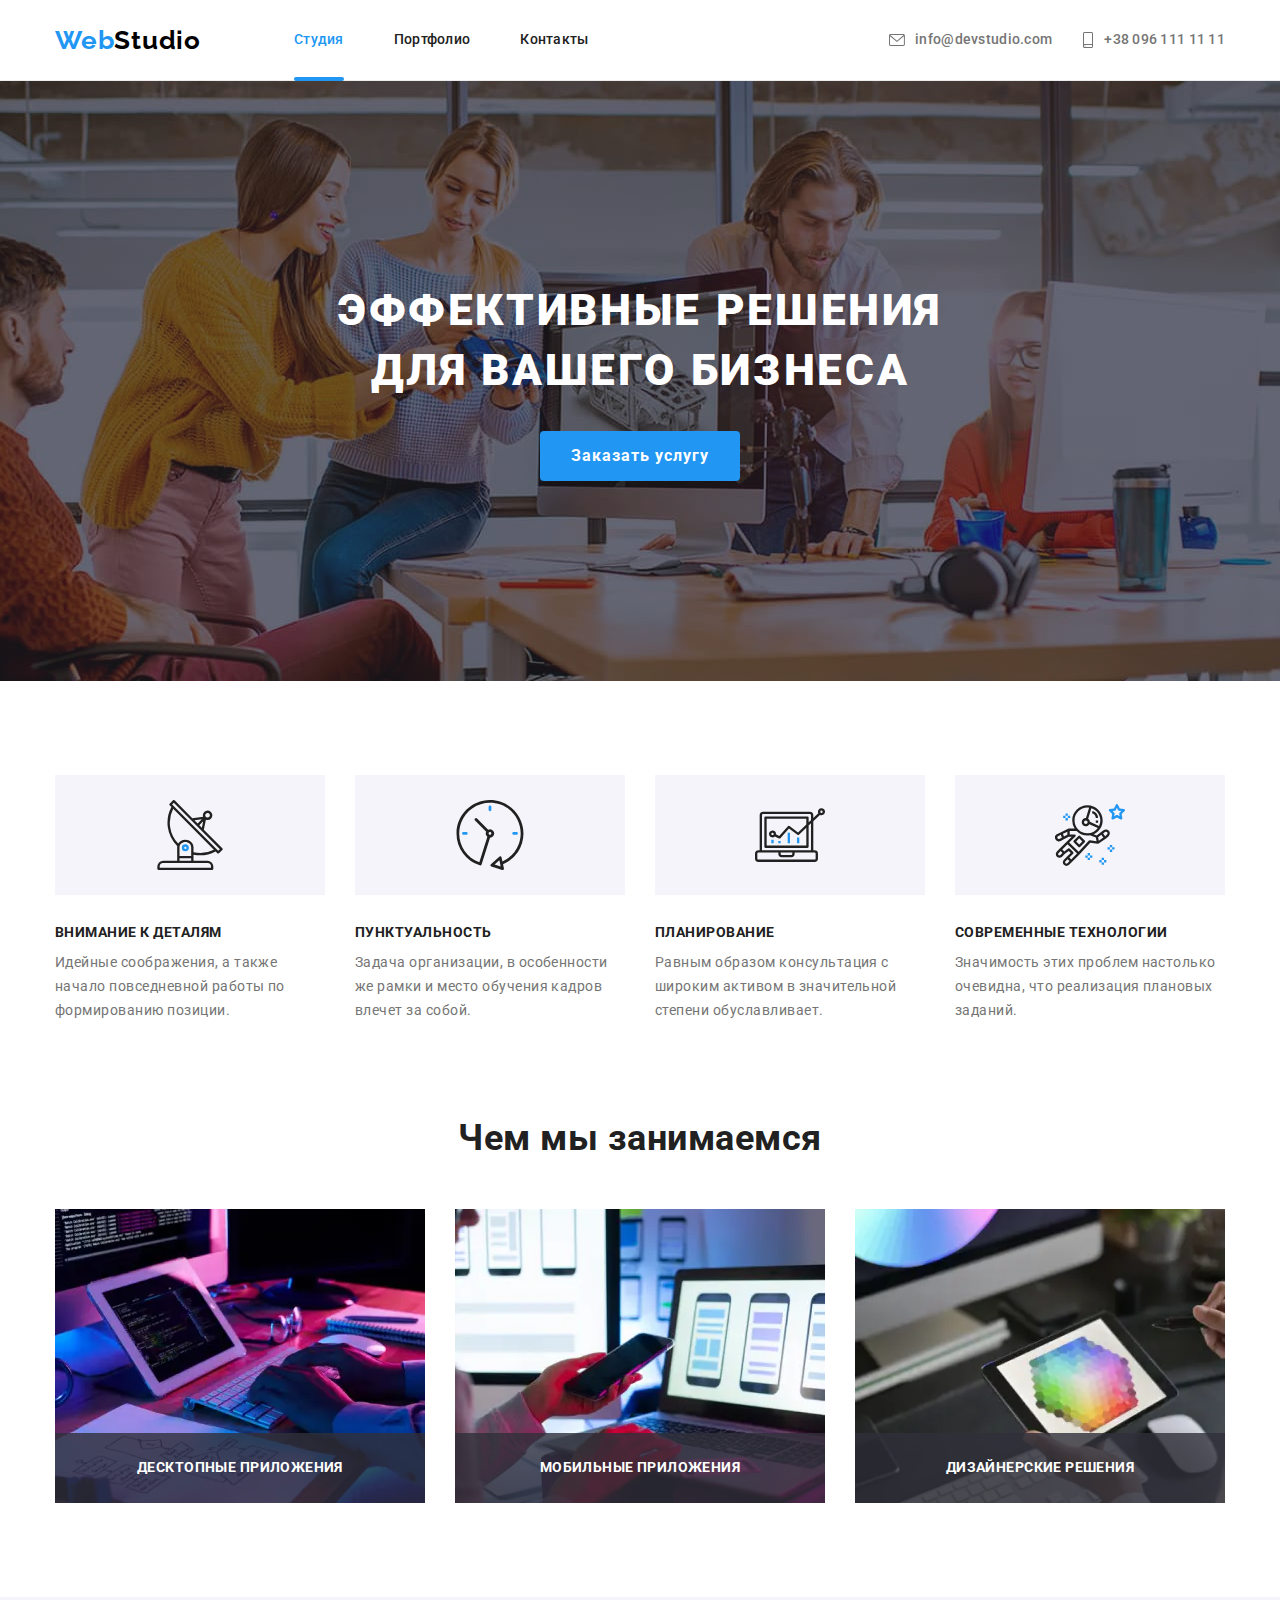
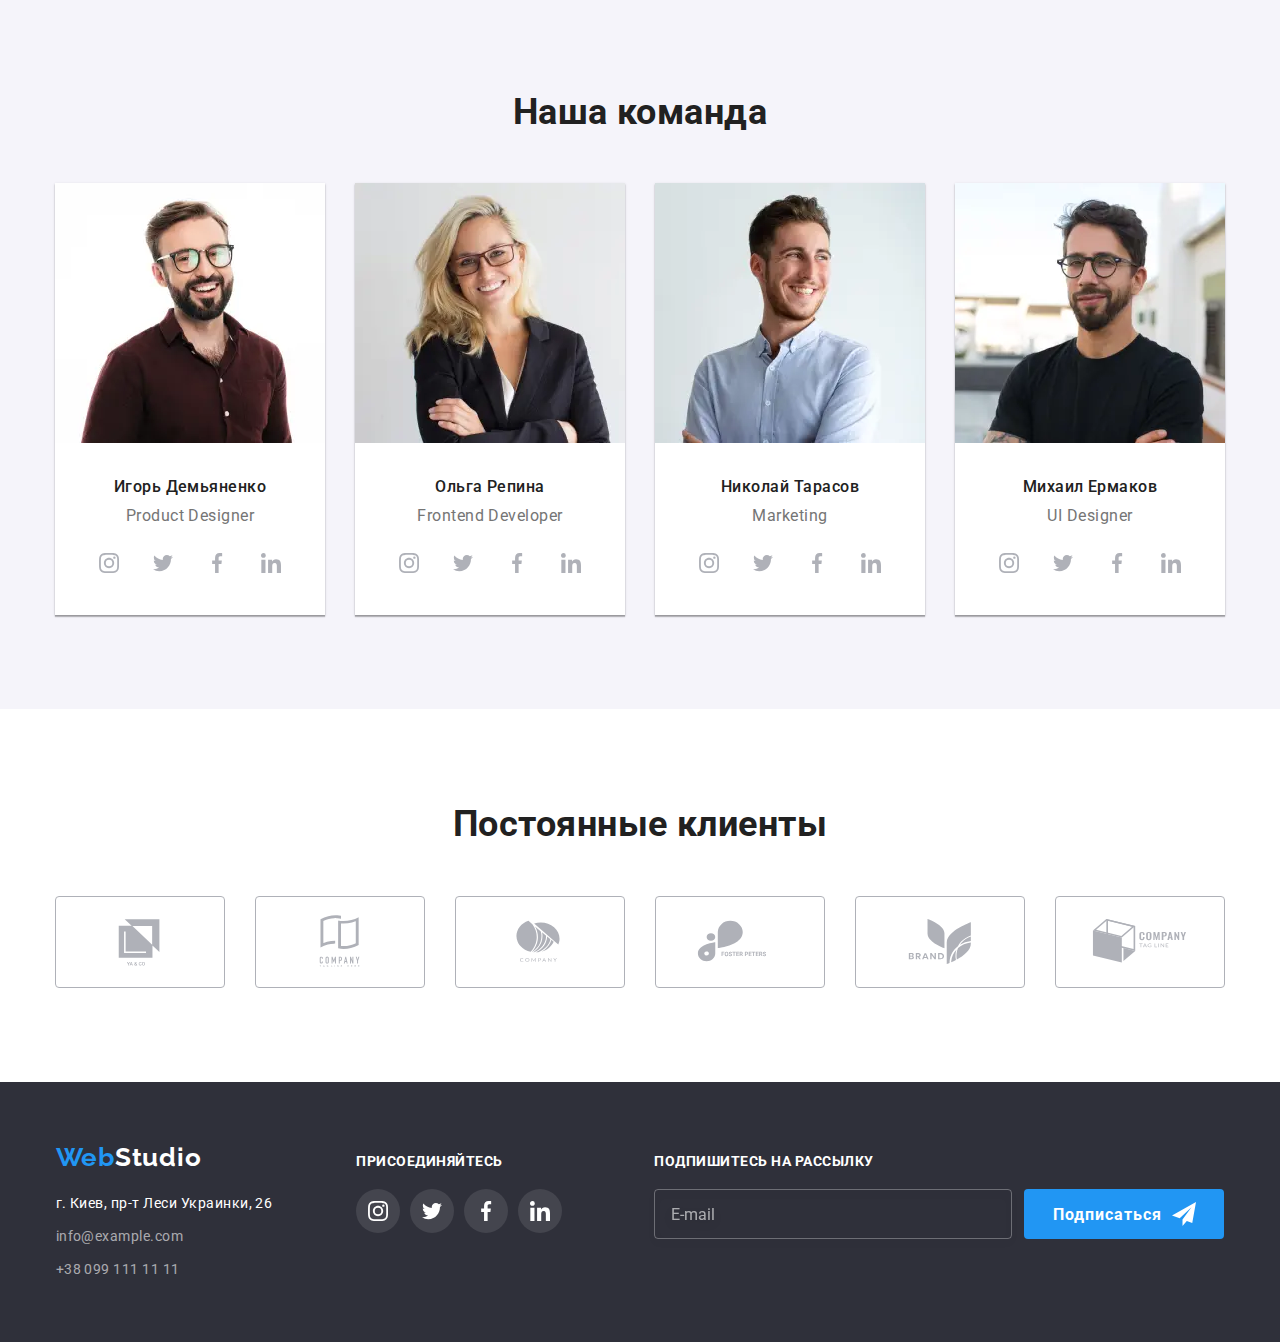
<file: index.html>
<!DOCTYPE html>
<html lang="ru">
<head>
    <meta charset="UTF-8">
    <meta http-equiv="X-UA-Compatible" content="IE=edge">
    <meta name="viewport" content="width=device-width, initial-scale=1.0">
    <title>WebStudio</title>
    <link rel="preconnect" href="https://fonts.googleapis.com">
    <link rel="preconnect" href="https://fonts.gstatic.com" crossorigin>
        <link href="https://fonts.googleapis.com/css2?family=Raleway:wght@700&family=Roboto:wght@400;500;700;900&display=swap"
        rel="stylesheet">
    <link rel="stylesheet" href="https://cdnjs.cloudflare.com/ajax/libs/modern-normalize/1.0.0/modern-normalize.min.css" />
    <link rel="stylesheet" href="./css/main.min.css">
</head>
<body data-body>
    <header class="header">
        <div class="conteiner header__conteiner">
            <nav class="nav">
                <a href="./index.html" class="logo link">Web<span class="logo--black">Studio</span></a>
                <ul class="nav__list list">
                    <li class="nav__item"><a href="./index.html" class="link nav__link nav__link--current">Студия</a></li>
                    <li class="nav__item"><a href="./portfolio.html" class="link nav__link">Портфолио</a></li>
                    <li class="nav__item"><a href="" class="link nav__link">Контакты</a></li>
                </ul>
            </nav>
            <ul class="contacts list">
                <li class="contacts__item">
                    <a href="mailto:info@devstudio.com" class="contacts__link link contacts__link--padding-top">
                        <svg class="contacts__icon icon__envelope">
                            <use href="./images/icons.svg#envelope"></use>
                        </svg>info@devstudio.com</a>
                </li>
                <li class="contacts__item">
                    <a href="tel:+380961111111" class="contacts__link link contacts__link--padding-bottom">
                        <svg class="contacts__icon icon__smartphone">
                            <use href="./images/icons.svg#smartphone"></use>
                        </svg>+38 096 111 11 11
                    </a>
                </li>
            </ul>
            <button data-menu-open type="button" class="header_menu-btn">
                <svg class="header_menu-icon">
                    <use href="./images/icons.svg#menu-mobile"></use>
                </svg>
            </button>
        </div>
    </header>
    <main>
        <section class="hero">
            <div class="conteiner">
                <h1 class="hero__title">Эффективные решения для вашего бизнеса</h1>
                <button data-modal-open type="button" class="hero__button">
                    Заказать услугу
                </button>
            </div>
        </section>
        <section class="section">
            <div class="conteiner">
                <ul class="list features__list">
                <li class="features__item">
                    <div class="features__box">
                        <svg class="features__icon">
                            <use href="./images/icons.svg#antenna"></use>
                        </svg>
                    </div>
                    <h3 class="features__title">Внимание к деталям</h3>
                    <p class="features__text">
                        Идейные соображения, а также начало повседневной работы по формированию позиции.
                    </p>
                </li>
                <li class="features__item">
                    <div class="features__box">
                        <svg class="features__icon">
                            <use href="./images/icons.svg#clock"></use>
                        </svg>
                    </div>
                    <h3 class="features__title">Пунктуальность</h3>
                    <p class="features__text">
                        Задача организации, в особенности же рамки и место обучения кадров влечет за собой.
                    </p>
                </li>
                <li class="features__item">
                    <div class="features__box">
                        <svg class="features__icon">
                            <use href="./images/icons.svg#diagram"></use>
                        </svg>
                    </div>
                    <h3 class="features__title">Планирование</h3>
                    <p class="features__text">
                        Равным образом консультация с широким активом в значительной степени обуславливает.
                    </p>
                </li>
                <li class="features__item">
                    <div class="features__box">
                        <svg class="features__icon">
                            <use href="./images/icons.svg#astronaut"></use>
                        </svg>
                    </div>
                    <h3 class="features__title">Современные технологии</h3>
                    <p class="features__text">
                        Значимость этих проблем настолько очевидна, что реализация плановых заданий.
                    </p>
                </li>
            </ul>
        </div>
        </section>
        <section class="section works__section">
            <div class="conteiner">
                <h2 class="works__title">Чем мы занимаемся</h2>
                <ul class="list works__list">
                    <li class="works__item">
                        <picture>
                            <source
                                srcset="./images/main/desktop/works/desktop-desktop.webp 1x, ./images/main/desktop/works/desktop-desktop@2x.webp 2x"
                                media="(min-width: 1200px)" type="image/webp" />
                        
                            <source
                                srcset="./images/main/desktop/works/desktop-desktop.jpg 1x, ./images/main/desktop/works/desktop-desktop@2x.jpg 2x"
                                media="(min-width: 1200px)" />
                        
                            <img src="./images/main/desktop/works/desktop-desktop.jpg" alt="Программист работает с кодом" class="works__image">
                        </picture>                        
                        <p class="works__label">Десктопные приложения</p>
                    </li>
                    <li class="works__item">
                        <picture>
                            <source
                                srcset="./images/main/desktop/works/mobile-desktop.webp 1x, ./images/main/desktop/works/mobile-desktop@2x.webp 2x"
                                media="(min-width: 1200px)" type="image/webp" />
                        
                            <source
                                srcset="./images/main/desktop/works/mobile-desktop.jpg 1x, ./images/main/desktop/works/mobile-desktop@2x.jpg 2x"
                                media="(min-width: 1200px)" />
                        
                            <img src="./images/main/desktop/works/mobile-desktop.jpg" alt="Дизайнер разрабатывет приложение для смартфонов" class="works__image">
                        </picture>
                        <p class="works__label">Мобильные приложения</p>
                    </li>
                    <li class="works__item">
                        <picture>
                            <source
                                srcset="./images/main/desktop/works/design-desktop.webp 1x, ./images/main/desktop/works/design-desktop@2x.webp 2x"
                                media="(min-width: 1200px)" type="image/webp" />
                        
                            <source
                                srcset="./images/main/desktop/works/design-desktop.jpg 1x, ./images/main/desktop/works/design-desktop@2x.jpg 2x"
                                media="(min-width: 1200px)" />
                        
                            <img src="./images/main/desktop/works/design-desktop.jpg" alt="Веб-дизайнер работает с планшетом для выбора цветов" class="works__image">
                        </picture>
                        <p class="works__label">Дизайнерские решения</p>
                    </li>
                </ul>
            </div>
        </section>
        <section class="team__section section">
            <div class="conteiner">
                <h2 class="team__title">Наша команда</h2>
                <ul class="list team__list">
                    <li class="team__item">
                        <picture>
                            <source srcset="./images/main/desktop/team/igor-desktop.webp 1x, ./images/main/desktop/team/igor-desktop@2x.webp 2x"
                                media="(min-width: 1200px)" type="image/webp" />

                            <source srcset="./images/main/desktop/team/igor-desktop.jpg 1x, ./images/main/desktop/team/igor-desktop@2x.jpg 2x"
                                media="(min-width: 1200px)" />

                            <source srcset="./images/main/tablet/team/igor-tablet.webp 1x, ./images/main/tablet/team/igor-tablet@2x.webp 2x"
                                media="(min-width: 768px)" type="image/webp" />

                            <source srcset="./images/main/tablet/team/igor-tablet.jpg 1x, ./images/main/tablet/team/igor-tablet@2x.jpg 2x"
                                media="(min-width: 768px)" />

                            <source srcset="./images/main/mobile/team/igor-mobile.webp 1x, ./images/main/mobile/team/igor-mobile@2x.webp 2x"
                                media="(min-width: 480px)" type="image/webp" />

                            <source srcset="./images/main/mobile/team/igor-mobile.webp 1x, ./images/main/mobile/team/igor-mobile@2x.webp 2x"
                                media="(min-width: 480px)" />

                            <img src="./images/main/mobile/team/igor-mobile.jpg" alt="Игорь Демьяненко" class="team__image">
                        </picture>
                        <div class="team__content">
                            <h3 class="team__name">Игорь Демьяненко</h3>
                            <p lang="en" class="team__text">Product Designer</p>
                            <ul class="list team-social">
                                <li class="team-socail__item">
                                    <a href="" class="link social-links" aria-label="Instagram">
                                        <svg class="social-icon">
                                            <use href="./images/icons.svg#instagram"></use>
                                        </svg>
                                    </a>
                                </li>
                                <li class="team-socail__item">
                                    <a href="" class="link social-links" aria-label="Twitter">
                                        <svg class="social-icon">
                                            <use href="./images/icons.svg#twitter"></use>
                                        </svg>
                                    </a>
                                </li>
                                <li class="team-socail__item">
                                    <a href="" class="link social-links" aria-label="Facebook">
                                        <svg class="social-icon">
                                            <use href="./images/icons.svg#facebook"></use>
                                        </svg>
                                    </a>
                                </li>
                                <li class="team-socail__item">
                                    <a href="" class="link social-links" aria-label="Linkedin">
                                        <svg class="social-icon">
                                            <use href="./images/icons.svg#linkedin"></use>
                                        </svg>
                                    </a>
                                </li>
                            </ul>
                        </div>                        
                        </li>
                        <li class="team__item">
                            <picture>
                                <source srcset="./images/main/desktop/team/olga-desktop.webp 1x, ./images/main/desktop/team/olga-desktop@2x.webp 2x"
                                    media="(min-width: 1200px)" type="image/webp" />
                            
                                <source srcset="./images/main/desktop/team/olga-desktop.jpg 1x, ./images/main/desktop/team/olga-desktop@2x.jpg 2x"
                                    media="(min-width: 1200px)" />
                            
                                <source srcset="./images/main/tablet/team/olga-tablet.webp 1x, ./images/main/tablet/team/olga-tablet@2x.webp 2x"
                                    media="(min-width: 768px)" type="image/webp" />
                            
                                <source srcset="./images/main/tablet/team/olga-tablet.jpg 1x, ./images/main/tablet/team/olga-tablet@2x.jpg 2x"
                                    media="(min-width: 768px)" />
                            
                                <source srcset="./images/main/mobile/team/olga-mobile.webp 1x, ./images/main/mobile/team/olga-mobile@2x.webp 2x"
                                    media="(min-width: 480px)" type="image/webp" />
                            
                                <source srcset="./images/main/mobile/team/olga-mobile.webp 1x, ./images/main/mobile/team/olga-mobile@2x.webp 2x"
                                    media="(min-width: 480px)" />
                            
                                <img src="./images/main/mobile/team/olga-mobile.jpg" alt="Ольга Репина" class="team__image">
                            </picture>                            
                            <div class="team__content">
                                <h3 class="team__name">Ольга Репина</h3>
                                <p lang="en" class="team__text">Frontend Developer</p>
                                <ul class="list team-social">
                                    <li class="team-socail__item">
                                        <a href="" class="link social-links" aria-label="Instagram">
                                            <svg class="social-icon">
                                                <use href="./images/icons.svg#instagram"></use>
                                            </svg>
                                        </a>
                                    </li>
                                    <li class="team-socail__item">
                                        <a href="" class="link social-links" aria-label="Twitter">
                                            <svg class="social-icon">
                                                <use href="./images/icons.svg#twitter"></use>
                                            </svg>
                                        </a>
                                    </li>
                                    <li class="team-socail__item">
                                        <a href="" class="link social-links" aria-label="Facebook">
                                            <svg class="social-icon">
                                                <use href="./images/icons.svg#facebook"></use>
                                            </svg>
                                        </a>
                                    </li>
                                    <li class="team-socail__item">
                                        <a href="" class="link social-links" aria-label="Linkedin">
                                            <svg class="social-icon">
                                                <use href="./images/icons.svg#linkedin"></use>
                                            </svg>
                                        </a>
                                    </li>
                                </ul>
                            </div>
                    </li>
                    <li class="team__item">
                        <picture>
                            <source srcset="./images/main/desktop/team/nikolai-desktop.webp 1x, ./images/main/desktop/team/nikolai-desktop@2x.webp 2x"
                                media="(min-width: 1200px)" type="image/webp" />
                        
                            <source srcset="./images/main/desktop/team/nikolai-desktop.jpg 1x, ./images/main/desktop/team/nikolai-desktop@2x.jpg 2x"
                                media="(min-width: 1200px)" />
                        
                            <source srcset="./images/main/tablet/team/nikolai-tablet.webp 1x, ./images/main/tablet/team/nikolai-tablet@2x.webp 2x"
                                media="(min-width: 768px)" type="image/webp" />
                        
                            <source srcset="./images/main/tablet/team/nikolai-tablet.jpg 1x, ./images/main/tablet/team/nikolai-tablet@2x.jpg 2x"
                                media="(min-width: 768px)" />
                        
                            <source srcset="./images/main/mobile/team/nikolai-mobile.webp 1x, ./images/main/mobile/team/nikolai-mobile@2x.webp 2x"
                                media="(min-width: 480px)" type="image/webp" />
                        
                            <source srcset="./images/main/mobile/team/nikolai-mobile.webp 1x, ./images/main/mobile/team/nikolai-mobile@2x.webp 2x"
                                media="(min-width: 480px)" />
                        
                            <img src="./images/main/mobile/team/nikolai-mobile.jpg" alt="Николай Тарасов" class="team__image">
                        </picture>
                        <div class="team__content">
                            <h3 class="team__name">Николай Тарасов</h3>
                            <p lang="en" class="team__text">Marketing</p>
                            <ul class="list team-social">
                                <li class="team-socail__item">
                                    <a href="" class="link social-links" aria-label="Instagram">
                                        <svg class="social-icon">
                                            <use href="./images/icons.svg#instagram"></use>
                                        </svg>
                                    </a>
                                </li>
                                <li class="team-socail__item">
                                    <a href="" class="link social-links" aria-label="Twitter">
                                        <svg class="social-icon">
                                            <use href="./images/icons.svg#twitter"></use>
                                        </svg>
                                    </a>
                                </li>
                                <li class="team-socail__item">
                                    <a href="" class="link social-links" aria-label="Facebook">
                                        <svg class="social-icon">
                                            <use href="./images/icons.svg#facebook"></use>
                                        </svg>
                                    </a>
                                </li>
                                <li class="team-socail__item">
                                    <a href="" class="link social-links" aria-label="Linkedin">
                                        <svg class="social-icon">
                                            <use href="./images/icons.svg#linkedin"></use>
                                        </svg>
                                    </a>
                                </li>
                            </ul>
                        </div>
                    </li>
                    <li class="team__item">
                        <picture>
                            <source
                                srcset="./images/main/desktop/team/mihail-desktop.webp 1x, ./images/main/desktop/team/mihail-desktop@2x.webp 2x"
                                media="(min-width: 1200px)" type="image/webp" />
                        
                            <source
                                srcset="./images/main/desktop/team/mihail-desktop.jpg 1x, ./images/main/desktop/team/mihail-desktop@2x.jpg 2x"
                                media="(min-width: 1200px)" />
                        
                            <source
                                srcset="./images/main/tablet/team/mihail-tablet.webp 1x, ./images/main/tablet/team/mihail-tablet@2x.webp 2x"
                                media="(min-width: 768px)" type="image/webp" />
                        
                            <source srcset="./images/main/tablet/team/mihail-tablet.jpg 1x, ./images/main/tablet/team/mihail-tablet@2x.jpg 2x"
                                media="(min-width: 768px)" />
                        
                            <source
                                srcset="./images/main/mobile/team/mihail-mobile.webp 1x, ./images/main/mobile/team/mihail-mobile@2x.webp 2x"
                                media="(min-width: 480px)" type="image/webp" />
                        
                            <source
                                srcset="./images/main/mobile/team/mihail-mobile.webp 1x, ./images/main/mobile/team/mihail-mobile@2x.webp 2x"
                                media="(min-width: 480px)" />
                        
                            <img src="./images/main/mobile/team/mihail-mobile.jpg" alt="Михаил Ермаков" class="team__image">
                        </picture>
                        <div class="team__content">
                            <h3 class="team__name">Михаил Ермаков</h3>
                            <p lang="en" class="team__text">UI Designer</p>
                            <ul class="list team-social">
                                <li class="team-socail__item">
                                    <a href="" class="link social-links" aria-label="Instagram">
                                        <svg class="social-icon">
                                            <use href="./images/icons.svg#instagram"></use>
                                        </svg>
                                    </a>
                                </li>
                                <li class="team-socail__item">
                                    <a href="" class="link social-links" aria-label="Twitter">
                                        <svg class="social-icon">
                                            <use href="./images/icons.svg#twitter"></use>
                                        </svg>
                                    </a>
                                </li>
                                <li class="team-socail__item">
                                    <a href="" class="link social-links" aria-label="Facebook">
                                        <svg class="social-icon">
                                            <use href="./images/icons.svg#facebook"></use>
                                        </svg>
                                    </a>
                                </li>
                                <li class="team-socail__item">
                                    <a href="" class="link social-links" aria-label="Linkedin">
                                        <svg class="social-icon">
                                            <use href="./images/icons.svg#linkedin"></use>
                                        </svg>
                                    </a>
                                </li>
                            </ul>
                        </div>
                    </li>
                </ul>
            </div>
        </section>
        <section class="section">
            <div class="conteiner">
                <h2 class="clients__title">Постоянные клиенты</h2>
                <ul class="list clients__list">
                    <li class="clients__item">
                        <a href="/" class="link clients__link" aria-label="Клиент 1">
                            <div class="clients__box">
                                <svg class="clients__icon">
                                    <use href="./images/icons.svg#logo-1"></use>
                                </svg>
                            </div>
                        </a>
                    </li>
                    <li class="clients__item">
                        <a href="/" class="link clients__link" aria-label="Клиент 2">
                            <div class="clients__box">
                                <svg class="clients__icon">
                                    <use href="./images/icons.svg#logo-2"></use>
                                </svg>
                            </div>
                        </a>
                    </li>
                    <li class="clients__item">
                        <a href="/" class="link clients__link" aria-label="Клиент 3">
                            <div class="clients__box">
                                <svg class="clients__icon">
                                    <use href="./images/icons.svg#logo-3"></use>
                                </svg>
                            </div>
                        </a>
                    </li>
                    <li class="clients__item">
                        <a href="/" class="link clients__link" aria-label="Клиент 4">
                            <div class="clients__box">
                                <svg class="clients__icon">
                                    <use href="./images/icons.svg#logo-4"></use>
                                </svg>
                            </div>
                        </a>
                    </li>
                    <li class="clients__item">
                        <a href="/" class="link clients__link" aria-label="Клиент 5">
                            <div class="clients__box">
                                <svg class="clients__icon">
                                    <use href="./images/icons.svg#logo-5"></use>
                                </svg>
                            </div>
                        </a>
                    </li>
                    <li class="clients__item">
                        <a href="/" class="link clients__link" aria-label="Клиент 6">
                            <div class="clients__box">
                                <svg class="clients__icon">
                                    <use href="./images/icons.svg#logo-6"></use>
                                </svg>
                            </div>
                        </a>
                    </li>
                </ul>
            </div>
        </section>
    </main>
    <footer class="footer">
        <div class="conteiner footer__conteiner">
            <div>
                <a href="./index.html" class="logo footer__logo link">Web<span class="logo--white">Studio</span></a>
                <address class="footer-contacts">
                    <p class="footer-contacts__address">г. Киев, пр-т Леси Украинки, 26</p>
                    <ul class="footer-contacts__list list">
                        <li class="footer-contacts__item">
                            <a href="mailto:info@example.com" class="link footer-contacts__link">info@example.com</a>
                        </li>
                        <li class="footer-contacts__item">
                            <a href="tel:+380961111111" class="link footer-contacts__link">+38 099 111 11 11</a>
                        </li>
                    </ul>
                </address>
            </div>
            <div class="footer__social">
                <p class="footer__title">присоединяйтесь</p>
                <ul class="list social-list">
                    <li class="social-list__item">
                        <a href="" class="link social-list__link" aria-label="Instagram">
                            <svg class="social-list__icon">
                                <use href="./images/icons.svg#instagram"></use>
                            </svg>
                        </a>
                    </li>
                    <li class="social-list__item">
                        <a href="" class="link social-list__link" aria-label="Twitter">
                            <svg class="social-list__icon">
                                <use href="./images/icons.svg#twitter"></use>
                            </svg>
                        </a>
                    </li>
                    <li class="social-list__item">
                        <a href="" class="link social-list__link" aria-label="Facebook">
                            <svg class="social-list__icon">
                                <use href="./images/icons.svg#facebook"></use>
                            </svg>
                        </a>
                    </li>
                    <li class="social-list__item">
                        <a href="" class="link social-list__link" aria-label="Linkedin">
                            <svg class="social-list__icon">
                                <use href="./images/icons.svg#linkedin"></use>
                            </svg>
                        </a>
                    </li>
                </ul>
            </div>
            <div class="footer__subscribe">
                <p class="footer__title">Подпишитесь на рассылку</p>
                <form class="subscribe__form">
                    <input type="email" name="email" placeholder="E-mail" class="subscribe__input">
                    <button type="submit" class="subscribe__button">Подписаться <svg class="subscribe__icon">
                            <use href="./images/icons.svg#send"></use>
                        </svg></button>
                </form>
            </div>
        </div>
    </footer>
    <div data-modal class="backdrop backdrop--is-hidden">
        <div class="modal">
            <button data-modal-close type="button" class="close"><svg class="close__icon"><use href="./images/icons.svg#close"></use></svg></button>
            <p class="modal__title">Оставьте свои данные, мы вам перезвоним</p>
            <form class="modal__form">
                <label class="modal__field">
                    <span class="modal__label">Имя</span>
                    <span class="modal__field-box">
                        <input type="text" name="user-name" class="modal__input">
                        <svg class="modal__field-icon">
                            <use href="./images/icons.svg#person"></use>
                        </svg>
                    </span>
                </label>
                <label class="modal__field">
                    <span class="modal__label">Телефон</span>
                    <span class="modal__field-box">
                        <input type="tel" name="tel" class="modal__input">
                        <svg class="modal__field-icon">
                            <use href="./images/icons.svg#phone"></use>
                        </svg>
                    </span>
                </label>
                <label class="modal__field">
                    <span class="modal__label">Почта</span>
                    <span class="modal__field-box">
                        <input type="email" name="email" class="modal__input">
                        <svg class="modal__field-icon">
                            <use href="./images/icons.svg#email"></use>
                        </svg>
                    </span>
                </label>
                <label class="modal__field">
                    <span class="modal__label">Комментарий</span>
                    <textarea name="comment" placeholder="Введите текст" class="modal__comment"></textarea>
                </label>
                <label class="modal__label-check">
                    <input type="checkbox" name="check" class="modal__check visually-hidden" required>
                    <span class="modal__check-icon"></span><span>Соглашаюсь с рассылкой и&nbsp;</span>принимаю&nbsp;<a href="" class="link modal__check-link">Условия договора</a>
                </label>
                <button type="submit" class="modal__button">Отправить</button>
            </form>
        </div>
    </div>
    <div data-menu class="mobile-menu">
        <div class="mobile-menu__conteiner">
            <button data-menu-close type="button" class="mobile-menu__btn-close">
                <svg class="mobile-menu__btn-icon">
                    <use href="./images/icons.svg#close-mobile"></use>
                </svg>
            </button>
            <ul class="list">
                <li class="nav__item"><a href="./index.html" class="link nav__link nav__link--current">Студия</a></li>
                <li class="nav__item"><a href="./portfolio.html" class="link nav__link">Портфолио</a></li>
                <li class="nav__item"><a href="" class="link nav__link">Контакты</a></li>
            </ul>
            <ul class="list mobile-menu__contacts">
                <li class="mobile-menu__contacts-item">
                    <a href="tel:+380961111111" class="link mobile-menu__tel">+38 099 111 11 11</a>
                </li>
                <li class="mobile-menu__contacts-item">
                    <a href="mailto:info@devstudio.com" class="link mobile-menu__mail">info@devstudio.com</a>
                </li>
            </ul>
            <ul class="list mobile-menu__social">
                <li class="mobile-menu__social-item"><a href="" class="link mobile-menu__social-link">Instagram</a></li>
                <li class="mobile-menu__social-item"><a href="" class="link mobile-menu__social-link">Twitter</a></li>
                <li class="mobile-menu__social-item"><a href="" class="link mobile-menu__social-link">Facebook</a></li>
                <li class="mobile-menu__social-item"><a href="" class="link mobile-menu__social-link">Linkedin</a></li>
            </ul>
        </div>
    </div>
    <script src="./JS/modal.js"></script>
    <script src="./JS/mobile-menu.js"></script>
</body>
</html>
</file>
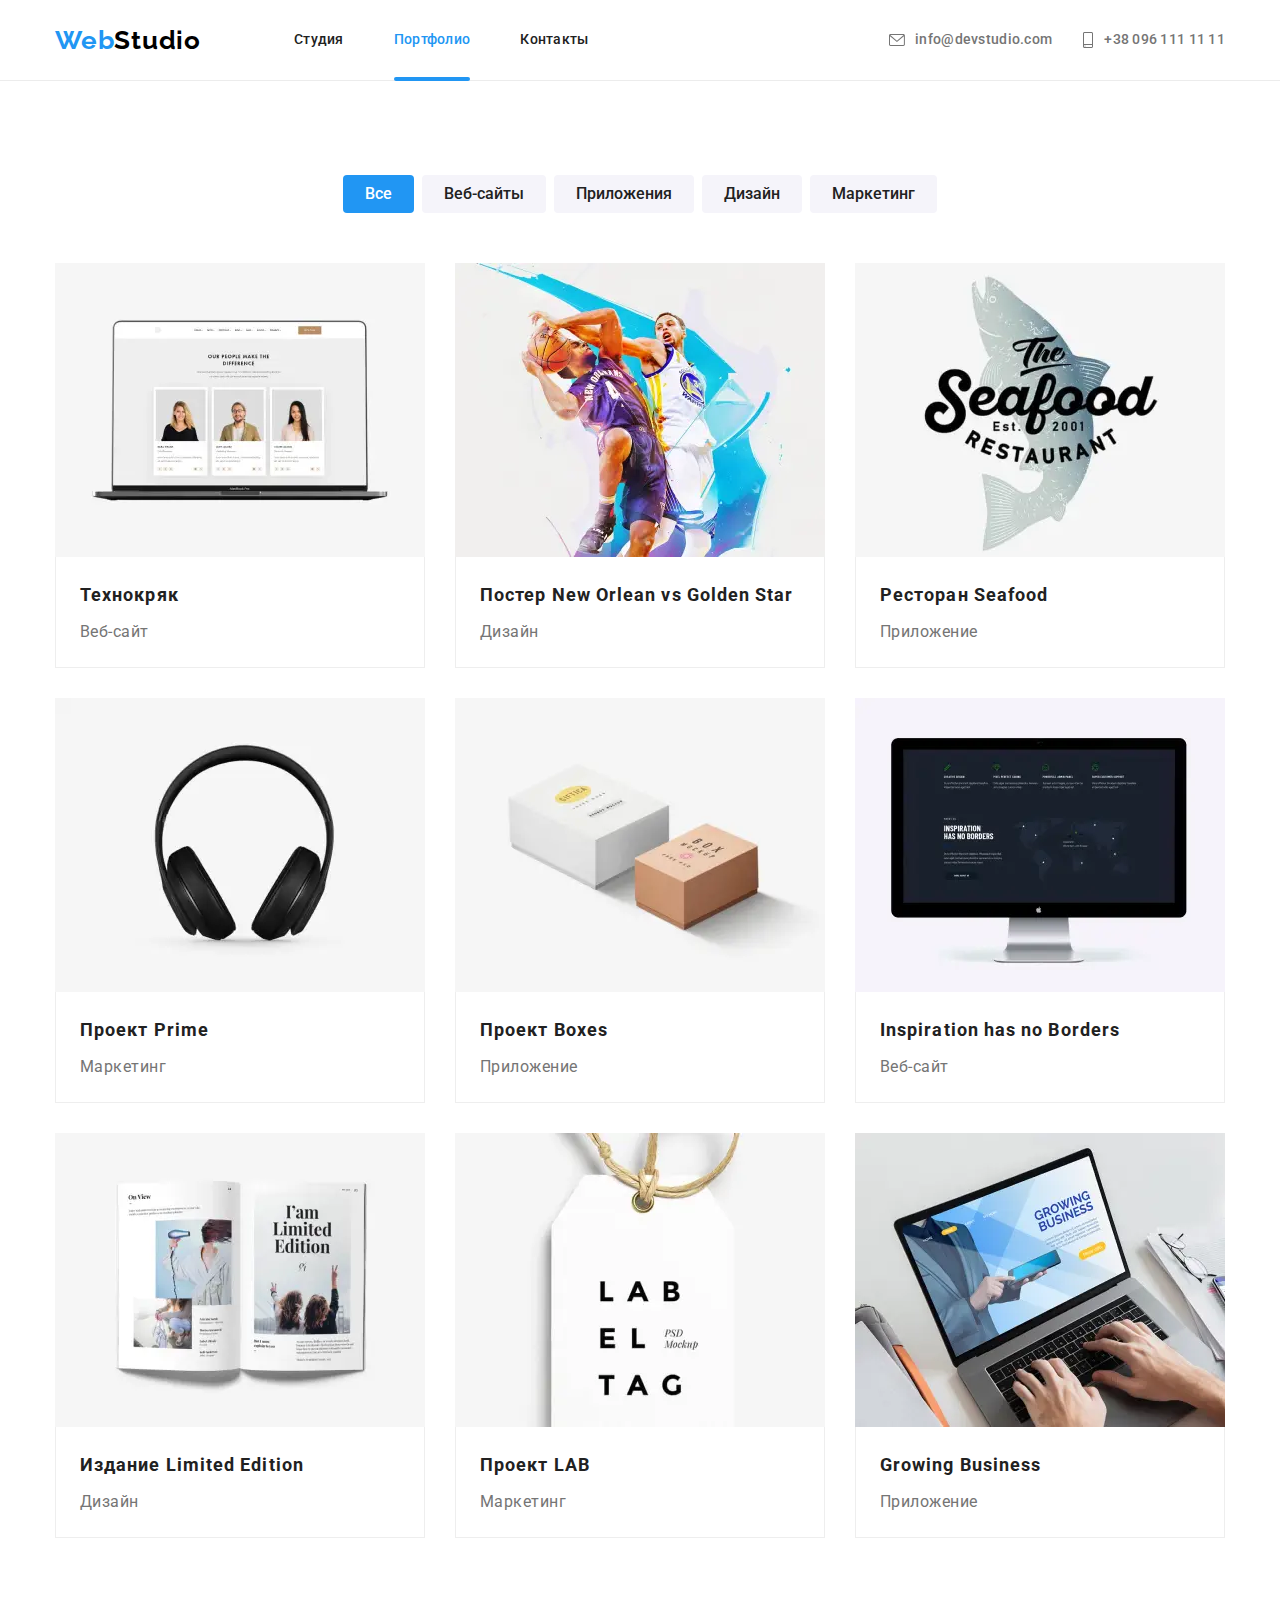
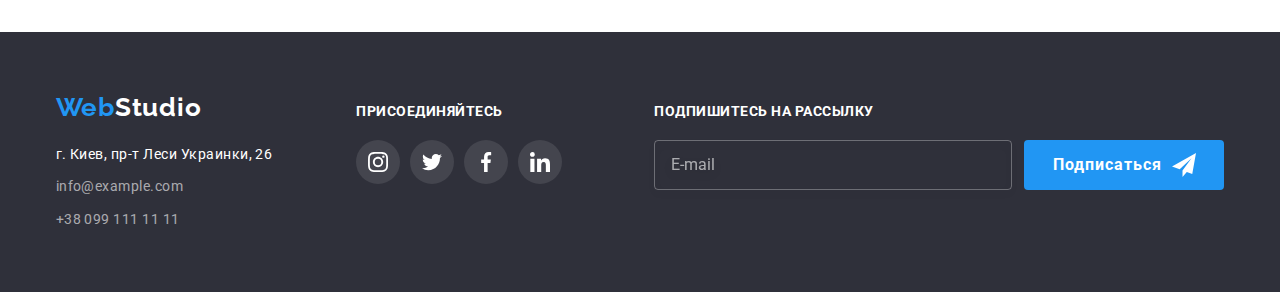
<file: portfolio.html>
<!DOCTYPE html>
<html lang="ru">

<head>
    <meta charset="UTF-8">
    <meta http-equiv="X-UA-Compatible" content="IE=edge">
    <meta name="viewport" content="width=device-width, initial-scale=1.0">
    <title>WebStudio</title>
    <link rel="preconnect" href="https://fonts.googleapis.com">
    <link rel="preconnect" href="https://fonts.gstatic.com" crossorigin>
    <link href="https://fonts.googleapis.com/css2?family=Raleway:wght@700&family=Roboto:wght@400;500;700;900&display=swap"
        rel="stylesheet">
    <link rel="stylesheet" href="https://cdnjs.cloudflare.com/ajax/libs/modern-normalize/1.0.0/modern-normalize.min.css" />
    <link rel="stylesheet" href="./css/main.min.css">
</head>

<body data-body>
    <header class="header">
        <div class="conteiner header__conteiner">
            <nav class="nav">
                <a href="./index.html" class="logo link">Web<span class="logo--black">Studio</span></a>
                <ul class="nav__list list">
                    <li class="nav__item"><a href="./index.html" class="link nav__link">Студия</a></li>
                    <li class="nav__item"><a href="./portfolio.html" class="link nav__link nav__link--current">Портфолио</a></li>
                    <li class="nav__item"><a href="" class="link nav__link">Контакты</a></li>
                </ul>
            </nav>
            <ul class="contacts list">
                <li class="contacts__item">
                    <a href="mailto:info@devstudio.com" class="contacts__link link">
                        <svg class="contacts__icon icon__envelope">
                            <use href="./images/icons.svg#envelope"></use>
                        </svg>info@devstudio.com</a>
                </li>
                <li class="contacts__item">
                    <a href="tel:+380961111111" class="contacts__link link">
                        <svg class="contacts__icon icon__smartphone">
                            <use href="./images/icons.svg#smartphone"></use>
                        </svg>+38 096 111 11 11
                    </a>
                </li>
            </ul>
            <button data-menu-open type="button" class="header_menu-btn">
                <svg class="header_menu-icon">
                    <use href="./images/icons.svg#menu-mobile"></use>
                </svg>
            </button>
        </div>
    </header>
    <main>
        <section class="section">
            <div class="conteiner">
                <ul class="list filters-list">
                    <li class="filters-list__item"><button type="button" class="filters-list__button filters-list__button--current-btn">Все</button></li>
                    <li class="filters-list__item"><button type="button" class="filters-list__button">Веб-сайты</button></li>
                    <li class="filters-list__item"><button type="button" class="filters-list__button">Приложения</button></li>
                    <li class="filters-list__item"><button type="button" class="filters-list__button">Дизайн</button></li>
                    <li class="filters-list__item"><button type="button" class="filters-list__button">Маркетинг</button></li>
                </ul>
                <ul class="list gallery__list">
                    <li class="gallery__item">
                        <a href="" class="gallery__link link">
                            <div class="gallery__thumb">
                                <picture>
                                    <source
                                        srcset="./images/portfolio/desktop/img1-desktop.webp 1x, ./images/portfolio/desktop/img1-desktop@2x.webp 2x"
                                        media="(min-width: 1200px)" type="image/webp" />
                                
                                    <source
                                        srcset="./images/portfolio/desktop/img1-desktop.jpg 1x, ./images/portfolio/desktop/img1-desktop@2x.jpg 2x"
                                        media="(min-width: 1200px)" />
                                
                                    <source
                                        srcset="./images/portfolio/tablet/img1-tablet.webp 1x, ./images/portfolio/tablet/img1-tablet@2x.webp 2x"
                                        media="(min-width: 768px)" type="image/webp" />
                                
                                    <source srcset="./images/portfolio/tablet/img1-tablet.jpg 1x, ./images/portfolio/tablet/img1-tablet@2x.jpg 2x"
                                        media="(min-width: 768px)" />
                                
                                    <source
                                        srcset="./images/portfolio/mobile/img1-mobile.webp 1x, ./images/portfolio/mobile/img1-mobile@2x.webp 2x"
                                        media="(min-width: 480px)" type="image/webp" />
                                
                                    <source
                                        srcset="./images/portfolio/mobile/img1-mobile.webp 1x, ./images/portfolio/mobile/img1-mobile@2x.webp 2x"
                                        media="(min-width: 480px)" />
                                
                                    <img src="./images/portfolio/mobile/img1-mobile.jpg" alt="Открытый веб-сайт на ноутбуке" class="gallery__image">
                                </picture>
                                <p class="gallery__text">Ресурс предлагает комплексные предложения с разным уровнем функционала и сервисов. Все это позволит посетителю получить исчерпывающие сведения о компании или частном лице.</p>
                            </div>                        
                            <div class="gallery__description">
                                <h2 class="gallery__title">Технокряк</h2>
                                <p class="gallery__type">Веб-сайт</p>
                            </div>
                        </a>
                    </li>
                    <li class="gallery__item">
                        <a href="" class="gallery__link link">
                            <div class="gallery__thumb">
                                <picture>
                                    <source srcset="./images/portfolio/desktop/img2-desktop.webp 1x, ./images/portfolio/desktop/img2-desktop@2x.webp 2x"
                                        media="(min-width: 1200px)" type="image/webp" />
                                
                                    <source srcset="./images/portfolio/desktop/img2-desktop.jpg 1x, ./images/portfolio/desktop/img2-desktop@2x.jpg 2x"
                                        media="(min-width: 1200px)" />
                                
                                    <source srcset="./images/portfolio/tablet/img2-tablet.webp 1x, ./images/portfolio/tablet/img2-tablet@2x.webp 2x"
                                        media="(min-width: 768px)" type="image/webp" />
                                
                                    <source srcset="./images/portfolio/tablet/img2-tablet.jpg 1x, ./images/portfolio/tablet/img2-tablet@2x.jpg 2x"
                                        media="(min-width: 768px)" />
                                
                                    <source srcset="./images/portfolio/mobile/img2-mobile.webp 1x, ./images/portfolio/mobile/img2-mobile@2x.webp 2x"
                                        media="(min-width: 480px)" type="image/webp" />
                                
                                    <source srcset="./images/portfolio/mobile/img2-mobile.webp 1x, ./images/portfolio/mobile/img2-mobile@2x.webp 2x"
                                        media="(min-width: 480px)" />
                                
                                    <img src="./images/portfolio/mobile/img2-mobile.jpg" alt="Постер к баскетбольному матчу" class="gallery__image">
                                </picture>
                                <p class="gallery__text">Ресурс предлагает комплексные предложения с разным уровнем функционала и сервисов. Все это позволит посетителю получить исчерпывающие сведения о компании или частном лице.</p>
                            </div>                        
                            <div class="gallery__description">
                                <h2 class="gallery__title">Постер <span lang="en">New Orlean vs Golden Star</span></h2>
                                <p class="gallery__type">Дизайн</p>
                            </div>
                        </a>
                    </li>
                    <li class="gallery__item">
                        <a href="" class="gallery__link link">
                            <div class="gallery__thumb">
                                <picture>
                                    <source srcset="./images/portfolio/desktop/img3-desktop.webp 1x, ./images/portfolio/desktop/img3-desktop@2x.webp 2x"
                                        media="(min-width: 1200px)" type="image/webp" />
                                
                                    <source srcset="./images/portfolio/desktop/img3-desktop.jpg 1x, ./images/portfolio/desktop/img3-desktop@2x.jpg 2x"
                                        media="(min-width: 1200px)" />
                                
                                    <source srcset="./images/portfolio/tablet/img3-tablet.webp 1x, ./images/portfolio/tablet/img3-tablet@2x.webp 2x"
                                        media="(min-width: 768px)" type="image/webp" />
                                
                                    <source srcset="./images/portfolio/tablet/img3-tablet.jpg 1x, ./images/portfolio/tablet/img3-tablet@2x.jpg 2x"
                                        media="(min-width: 768px)" />
                                
                                    <source srcset="./images/portfolio/mobile/img3-mobile.webp 1x, ./images/portfolio/mobile/img3-mobile@2x.webp 2x"
                                        media="(min-width: 480px)" type="image/webp" />
                                
                                    <source srcset="./images/portfolio/mobile/img3-mobile.webp 1x, ./images/portfolio/mobile/img3-mobile@2x.webp 2x"
                                        media="(min-width: 480px)" />
                                
                                    <img src="./images/portfolio/mobile/img3-mobile.jpg" alt="Логотип ресторана" class="gallery__image">
                                </picture>
                                <p class="gallery__text">Ресурс предлагает комплексные предложения с разным уровнем функционала и сервисов. Все это позволит посетителю получить исчерпывающие сведения о компании или частном лице.</p>
                            </div>                        
                            <div class="gallery__description">
                                <h2 class="gallery__title">Ресторан <span lang="en">Seafood</span></h2>
                                <p class="gallery__type">Приложение</p>
                            </div>
                        </a>
                    </li>
                    <li class="gallery__item">
                        <a href="" class="gallery__link link">
                            <div class="gallery__thumb">
                                <picture>
                                    <source srcset="./images/portfolio/desktop/img4-desktop.webp 1x, ./images/portfolio/desktop/img4-desktop@2x.webp 2x"
                                        media="(min-width: 1200px)" type="image/webp" />
                                
                                    <source srcset="./images/portfolio/desktop/img4-desktop.jpg 1x, ./images/portfolio/desktop/img4-desktop@2x.jpg 2x"
                                        media="(min-width: 1200px)" />
                                
                                    <source srcset="./images/portfolio/tablet/img4-tablet.webp 1x, ./images/portfolio/tablet/img4-tablet@2x.webp 2x"
                                        media="(min-width: 768px)" type="image/webp" />
                                
                                    <source srcset="./images/portfolio/tablet/img4-tablet.jpg 1x, ./images/portfolio/tablet/img4-tablet@2x.jpg 2x"
                                        media="(min-width: 768px)" />
                                
                                    <source srcset="./images/portfolio/mobile/img4-mobile.webp 1x, ./images/portfolio/mobile/img4-mobile@2x.webp 2x"
                                        media="(min-width: 480px)" type="image/webp" />
                                
                                    <source srcset="./images/portfolio/mobile/img4-mobile.webp 1x, ./images/portfolio/mobile/img4-mobile@2x.webp 2x"
                                        media="(min-width: 480px)" />
                                
                                    <img src="./images/portfolio/mobile/img4-mobile.jpg" alt="Наушники" class="gallery__image">
                                </picture>
                                <p class="gallery__text">Ресурс предлагает комплексные предложения с разным уровнем функционала и сервисов. Все это позволит посетителю получить исчерпывающие сведения о компании или частном лице.</p>
                            </div>                        
                            <div class="gallery__description">
                                <h2 class="gallery__title">Проект <span lang="en">Prime</span></h2>
                                <p class="gallery__type">Маркетинг</p>
                            </div>
                        </a>
                    </li>
                    <li class="gallery__item">
                        <a href="" class="gallery__link link">
                            <div class="gallery__thumb">
                                <picture>
                                    <source srcset="./images/portfolio/desktop/img5-desktop.webp 1x, ./images/portfolio/desktop/img5-desktop@2x.webp 2x"
                                        media="(min-width: 1200px)" type="image/webp" />
                                
                                    <source srcset="./images/portfolio/desktop/img5-desktop.jpg 1x, ./images/portfolio/desktop/img5-desktop@2x.jpg 2x"
                                        media="(min-width: 1200px)" />
                                
                                    <source srcset="./images/portfolio/tablet/img5-tablet.webp 1x, ./images/portfolio/tablet/img5-tablet@2x.webp 2x"
                                        media="(min-width: 768px)" type="image/webp" />
                                
                                    <source srcset="./images/portfolio/tablet/img5-tablet.jpg 1x, ./images/portfolio/tablet/img5-tablet@2x.jpg 2x"
                                        media="(min-width: 768px)" />
                                
                                    <source srcset="./images/portfolio/mobile/img5-mobile.webp 1x, ./images/portfolio/mobile/img5-mobile@2x.webp 2x"
                                        media="(min-width: 480px)" type="image/webp" />
                                
                                    <source srcset="./images/portfolio/mobile/img5-mobile.webp 1x, ./images/portfolio/mobile/img5-mobile@2x.webp 2x"
                                        media="(min-width: 480px)" />
                                
                                    <img src="./images/portfolio/mobile/img5-mobile.jpg" alt="Две коробки" class="gallery__image">
                                </picture>
                                <p class="gallery__text">Ресурс предлагает комплексные предложения с разным уровнем функционала и сервисов. Все это позволит посетителю получить исчерпывающие сведения о компании или частном лице.</p>
                            </div>                        
                            <div class="gallery__description">
                                <h2 class="gallery__title">Проект <span lang="en">Boxes</span></h2>
                                <p class="gallery__type">Приложение</p>
                            </div>
                        </a>
                    </li>
                    <li class="gallery__item">
                        <a href="" class="gallery__link link">
                            <div class="gallery__thumb">
                                <picture>
                                    <source srcset="./images/portfolio/desktop/img6-desktop.webp 1x, ./images/portfolio/desktop/img6-desktop@2x.webp 2x"
                                        media="(min-width: 1200px)" type="image/webp" />
                                
                                    <source srcset="./images/portfolio/desktop/img6-desktop.jpg 1x, ./images/portfolio/desktop/img6-desktop@2x.jpg 2x"
                                        media="(min-width: 1200px)" />
                                
                                    <source srcset="./images/portfolio/tablet/img6-tablet.webp 1x, ./images/portfolio/tablet/img6-tablet@2x.webp 2x"
                                        media="(min-width: 768px)" type="image/webp" />
                                
                                    <source srcset="./images/portfolio/tablet/img6-tablet.jpg 1x, ./images/portfolio/tablet/img6-tablet@2x.jpg 2x"
                                        media="(min-width: 768px)" />
                                
                                    <source srcset="./images/portfolio/mobile/img6-mobile.webp 1x, ./images/portfolio/mobile/img6-mobile@2x.webp 2x"
                                        media="(min-width: 480px)" type="image/webp" />
                                
                                    <source srcset="./images/portfolio/mobile/img6-mobile.webp 1x, ./images/portfolio/mobile/img6-mobile@2x.webp 2x"
                                        media="(min-width: 480px)" />
                                
                                    <img src="./images/portfolio/mobile/img6-mobile.jpg" alt="Открытый веб-сайт на мониторе" class="gallery__image">
                                </picture>
                                <p class="gallery__text">Ресурс предлагает комплексные предложения с разным уровнем функционала и сервисов. Все это позволит посетителю получить исчерпывающие сведения о компании или частном лице.</p>
                            </div>                        
                            <div class="gallery__description">
                                <h2 class="gallery__title" lang="en">Inspiration has no Borders</h2>
                                <p class="gallery__type">Веб-сайт</p>
                            </div>
                        </a>
                    </li>
                    <li class="gallery__item">
                        <a href="" class="gallery__link link">
                            <div class="gallery__thumb">
                                <picture>
                                    <source srcset="./images/portfolio/desktop/img7-desktop.webp 1x, ./images/portfolio/desktop/img7-desktop@2x.webp 2x"
                                        media="(min-width: 1200px)" type="image/webp" />
                                
                                    <source srcset="./images/portfolio/desktop/img7-desktop.jpg 1x, ./images/portfolio/desktop/img7-desktop@2x.jpg 2x"
                                        media="(min-width: 1200px)" />
                                
                                    <source srcset="./images/portfolio/tablet/img7-tablet.webp 1x, ./images/portfolio/tablet/img7-tablet@2x.webp 2x"
                                        media="(min-width: 768px)" type="image/webp" />
                                
                                    <source srcset="./images/portfolio/tablet/img7-tablet.jpg 1x, ./images/portfolio/tablet/img7-tablet@2x.jpg 2x"
                                        media="(min-width: 768px)" />
                                
                                    <source srcset="./images/portfolio/mobile/img7-mobile.webp 1x, ./images/portfolio/mobile/img7-mobile@2x.webp 2x"
                                        media="(min-width: 480px)" type="image/webp" />
                                
                                    <source srcset="./images/portfolio/mobile/img7-mobile.webp 1x, ./images/portfolio/mobile/img7-mobile@2x.webp 2x"
                                        media="(min-width: 480px)" />
                                
                                    <img src="./images/portfolio/mobile/img7-mobile.jpg" alt="Открытая книга" class="gallery__image">
                                </picture>
                                <p class="gallery__text">Ресурс предлагает комплексные предложения с разным уровнем функционала и сервисов. Все это позволит посетителю получить исчерпывающие сведения о компании или частном лице.</p>
                            </div>                        
                            <div class="gallery__description">
                                <h2 class="gallery__title">Издание <span lang="en">Limited Edition</span></h2>
                                <p class="gallery__type">Дизайн</p>
                            </div>
                        </a>
                    </li>
                    <li class="gallery__item">
                       <a href="" class="gallery__link link">
                        <div class="gallery__thumb">
                            <picture>
                                <source srcset="./images/portfolio/desktop/img8-desktop.webp 1x, ./images/portfolio/desktop/img8-desktop@2x.webp 2x"
                                    media="(min-width: 1200px)" type="image/webp" />
                            
                                <source srcset="./images/portfolio/desktop/img8-desktop.jpg 1x, ./images/portfolio/desktop/img8-desktop@2x.jpg 2x"
                                    media="(min-width: 1200px)" />
                            
                                <source srcset="./images/portfolio/tablet/img8-tablet.webp 1x, ./images/portfolio/tablet/img8-tablet@2x.webp 2x"
                                    media="(min-width: 768px)" type="image/webp" />
                            
                                <source srcset="./images/portfolio/tablet/img8-tablet.jpg 1x, ./images/portfolio/tablet/img8-tablet@2x.jpg 2x"
                                    media="(min-width: 768px)" />
                            
                                <source srcset="./images/portfolio/mobile/img8-mobile.webp 1x, ./images/portfolio/mobile/img8-mobile@2x.webp 2x"
                                    media="(min-width: 480px)" type="image/webp" />
                            
                                <source srcset="./images/portfolio/mobile/img8-mobile.webp 1x, ./images/portfolio/mobile/img8-mobile@2x.webp 2x"
                                    media="(min-width: 480px)" />
                            
                                <img src="./images/portfolio/mobile/img8-mobile.jpg" alt="Ярлык с текстом" class="gallery__image">
                            </picture>
                            <p class="gallery__text">Ресурс предлагает комплексные предложения с разным уровнем функционала и сервисов. Все это позволит посетителю получить исчерпывающие сведения о компании или частном лице.</p>
                        </div>                        
                        <div class="gallery__description">
                            <h2 class="gallery__title">Проект <span lang="en">LAB</span></h2>
                            <p class="gallery__type">Маркетинг</p>
                        </div>
                       </a>
                    </li>
                    <li class="gallery__item">
                       <a href="" class="gallery__link link">
                        <div class="gallery__thumb">
                            <picture>
                                <source srcset="./images/portfolio/desktop/img9-desktop.webp 1x, ./images/portfolio/desktop/img9-desktop@2x.webp 2x"
                                    media="(min-width: 1200px)" type="image/webp" />
                            
                                <source srcset="./images/portfolio/desktop/img9-desktop.jpg 1x, ./images/portfolio/desktop/img9-desktop@2x.jpg 2x"
                                    media="(min-width: 1200px)" />
                            
                                <source srcset="./images/portfolio/tablet/img9-tablet.webp 1x, ./images/portfolio/tablet/img9-tablet@2x.webp 2x"
                                    media="(min-width: 768px)" type="image/webp" />
                            
                                <source srcset="./images/portfolio/tablet/img9-tablet.jpg 1x, ./images/portfolio/tablet/img9-tablet@2x.jpg 2x"
                                    media="(min-width: 768px)" />
                            
                                <source srcset="./images/portfolio/mobile/img9-mobile.webp 1x, ./images/portfolio/mobile/img9-mobile@2x.webp 2x"
                                    media="(min-width: 480px)" type="image/webp" />
                            
                                <source srcset="./images/portfolio/mobile/img9-mobile.webp 1x, ./images/portfolio/mobile/img9-mobile@2x.webp 2x"
                                    media="(min-width: 480px)" />
                            
                                <img src="./images/portfolio/mobile/img9-mobile.jpg" alt="Работа в приложении за ноутбуком" class="gallery__image">
                            </picture>
                            <p class="gallery__text">Ресурс предлагает комплексные предложения с разным уровнем функционала и сервисов. Все это позволит посетителю получить исчерпывающие сведения о компании или частном лице.</p>
                        </div>                        
                        <div class="gallery__description">
                            <h2 class="gallery__title" lang="en">Growing Business</h2>
                            <p class="gallery__type">Приложение</p>
                        </div>
                       </a>
                    </li>
                </ul>
            </div>
        </section>
    </main>
    <footer class="footer">
        <div class="conteiner footer__conteiner">
            <div>
                <a href="./index.html" class="logo footer__logo link">Web<span class="logo--white">Studio</span></a>
                <address class="footer-contacts">
                    <p class="footer-contacts__address">г. Киев, пр-т Леси Украинки, 26</p>
                    <ul class="footer-contacts__list list">
                        <li class="footer-contacts__item">
                            <a href="mailto:info@devstudio.com" class="link footer-contacts__link">info@example.com</a>
                        </li>
                        <li class="footer-contacts__item">
                            <a href="tel:+380961111111" class="link footer-contacts__link">+38 099 111 11 11</a>
                        </li>
                    </ul>
                </address>
            </div>
            <div class="footer__social">
                <p class="footer__title">присоединяйтесь</p>
                <ul class="list social-list">
                    <li class="social-list__item">
                        <a href="" class="link social-list__link" aria-label="Instagram">
                            <svg class="social-list__icon">
                                <use href="./images/icons.svg#instagram"></use>
                            </svg>
                        </a>
                    </li>
                    <li class="social-list__item">
                        <a href="" class="link social-list__link" aria-label="Twitter">
                            <svg class="social-list__icon">
                                <use href="./images/icons.svg#twitter"></use>
                            </svg>
                        </a>
                    </li>
                    <li class="social-list__item">
                        <a href="" class="link social-list__link" aria-label="Facebook">
                            <svg class="social-list__icon">
                                <use href="./images/icons.svg#facebook"></use>
                            </svg>
                        </a>
                    </li>
                    <li class="social-list__item">
                        <a href="" class="link social-list__link" aria-label="Linkedin">
                            <svg class="social-list__icon">
                                <use href="./images/icons.svg#linkedin"></use>
                            </svg>
                        </a>
                    </li>
                </ul>
            </div>
            <div class="footer__subscribe">
                <p class="footer__title">Подпишитесь на рассылку</p>
                <form class="subscribe__form">
                    <input type="email" name="email" placeholder="E-mail" class="subscribe__input">
                    <button type="submit" class="subscribe__button">Подписаться <svg class="subscribe__icon">
                            <use href="./images/icons.svg#send"></use>
                        </svg></button>
                </form>
            </div>
        </div>
    </footer>
    <div data-menu class="mobile-menu">
        <div class="mobile-menu__conteiner">
            <button data-menu-close type="button" class="mobile-menu__btn-close">
                <svg class="mobile-menu__btn-icon">
                    <use href="./images/icons.svg#close-mobile"></use>
                </svg>
            </button>
            <ul class="list">
                <li class="nav__item"><a href="./index.html" class="link nav__link">Студия</a></li>
                <li class="nav__item"><a href="./portfolio.html" class="link nav__link nav__link--current">Портфолио</a></li>
                <li class="nav__item"><a href="" class="link nav__link">Контакты</a></li>
            </ul>
            <ul class="list mobile-menu__contacts">
                <li class="mobile-menu__contacts-item">
                    <a href="tel:+380961111111" class="link mobile-menu__tel">+38 099 111 11 11</a>
                </li>
                <li class="mobile-menu__contacts-item">
                    <a href="mailto:info@devstudio.com" class="link mobile-menu__mail">info@devstudio.com</a>
                </li>
            </ul>
            <ul class="list mobile-menu__social">
                <li class="mobile-menu__social-item"><a href="" class="link mobile-menu__social-link">Instagram</a></li>
                <li class="mobile-menu__social-item"><a href="" class="link mobile-menu__social-link">Twitter</a></li>
                <li class="mobile-menu__social-item"><a href="" class="link mobile-menu__social-link">Facebook</a></li>
                <li class="mobile-menu__social-item"><a href="" class="link mobile-menu__social-link">Linkedin</a></li>
            </ul>
        </div>
    </div>
    <script src="./JS/mobile-menu.js"></script>
</body>   
</html>
</file>
<file: css/main.min.css>
body{color:#757575;background-color:#fff;font-family:"Roboto",sans-serif;letter-spacing:0.03em}.body--overflow{overflow:hidden}image{display:block}.list{padding:0;margin:0;list-style:none}.link{text-decoration:none}.conteiner{padding-left:15px;padding-right:15px}@media (min-width: 480px){.conteiner{max-width:480px;margin:0 auto}}@media (min-width: 768px){.conteiner{max-width:768px}}@media (min-width: 1200px){.conteiner{max-width:1200px}}.section{padding-top:60px;padding-bottom:60px}@media (min-width: 1200px){.section{padding-top:94px;padding-bottom:94px}}.visually-hidden{position:absolute;width:1px;height:1px;margin:-1px;border:0;padding:0;clip:rect(0 0 0 0);overflow:hidden}.logo{padding:5.5px 0;color:#2196f3;font-family:"Raleway",sans-serif;font-weight:700;font-size:24px;line-height:1.1;letter-spacing:0.03em}.logo--black{color:#000}.logo--white{color:#fff}@media (min-width: 768px){.logo{padding:26px 0}}@media (min-width: 1200px){.logo{padding:24px 0;font-size:26px;line-height:1.19}}.footer__logo{padding:0}.nav__list{display:none}@media (min-width: 768px){.nav__list{display:-webkit-box;display:-ms-flexbox;display:flex;margin-left:88px}}@media (min-width: 1200px){.nav__list{margin-left:93px}}.nav__link{display:block;color:#212121;font-weight:500;letter-spacing:0.02em;-webkit-transition:color 250ms cubic-bezier(0.4, 0, 0.2, 1);transition:color 250ms cubic-bezier(0.4, 0, 0.2, 1)}.nav__link:focus,.nav__link:hover{color:#2196f3}.nav__link--current{color:#2196f3}@media (max-width: 767px){.nav__item+.nav__item{margin-top:32px}.nav__link{font-size:40px;line-height:1.18}}@media (min-width: 768px){.nav{display:-webkit-box;display:-ms-flexbox;display:flex;-webkit-box-align:center;-ms-flex-align:center;align-items:center}.nav__item{display:block;position:relative}.nav__item+.nav__item{margin-left:50px}.nav__link{padding:32px 0;font-size:14px;line-height:1.14}.nav__link--current::after{content:'';display:block;position:absolute;left:0;bottom:-1px;width:100%;height:4px;border-radius:2px;background-color:#2196f3}}.backdrop{position:fixed;top:0;left:0;z-index:1;width:100vw;height:100vh;padding:93px 15px 0;overflow-y:auto;background-color:rgba(0,0,0,0.2);opacity:1;-webkit-transition:opacity 250ms cubic-bezier(0.4, 0, 0.2, 1);transition:opacity 250ms cubic-bezier(0.4, 0, 0.2, 1)}.backdrop--is-hidden{opacity:0;pointer-events:none}.close{position:absolute;top:8px;right:8px;display:-webkit-box;display:-ms-flexbox;display:flex;-webkit-box-pack:center;-ms-flex-pack:center;justify-content:center;-webkit-box-align:center;-ms-flex-align:center;align-items:center;width:30px;height:30px;padding:0;background-color:#fff;border-radius:50%;border:1px solid rgba(0,0,0,0.1);cursor:pointer}.close__icon{width:11px;height:11px;fill:#000;-webkit-transition:fill 250ms cubic-bezier(0.4, 0, 0.2, 1);transition:fill 250ms cubic-bezier(0.4, 0, 0.2, 1)}.close:focus .close__icon,.close:hover .close__icon{fill:#2196f3}.modal{-webkit-transform:scale(1);transform:scale(1);opacity:1;-webkit-transition:opacity 250ms cubic-bezier(0.4, 0, 0.2, 1),-webkit-transform 250ms cubic-bezier(0.4, 0, 0.2, 1);transition:opacity 250ms cubic-bezier(0.4, 0, 0.2, 1),-webkit-transform 250ms cubic-bezier(0.4, 0, 0.2, 1);transition:transform 250ms cubic-bezier(0.4, 0, 0.2, 1),opacity 250ms cubic-bezier(0.4, 0, 0.2, 1);transition:transform 250ms cubic-bezier(0.4, 0, 0.2, 1),opacity 250ms cubic-bezier(0.4, 0, 0.2, 1),-webkit-transform 250ms cubic-bezier(0.4, 0, 0.2, 1);width:100%;min-height:609px;margin:0 auto;padding:40px;overflow:auto;background-color:#fff;border-radius:4px}.backdrop--is-hidden .modal{-webkit-transform:translate(-50%, -50%) scale(1.1);transform:translate(-50%, -50%) scale(1.1)}@media (min-width: 480px){.modal{width:450px}}@media (min-width: 1200px){.modal{width:528px;min-height:581px}}.modal__title{font-weight:700;font-size:20px;line-height:1.5;color:#212121;margin:0;text-align:center}@media (min-width: 1200px){.modal__title{line-height:1.15}}.modal__form{display:-webkit-box;display:-ms-flexbox;display:flex;-webkit-box-orient:vertical;-webkit-box-direction:normal;-ms-flex-direction:column;flex-direction:column;margin-top:12px}@media (min-width: 1200px){.modal__form{margin-top:15px}}.modal__field{margin-top:10px}.modal__field:first-child{margin-top:0px}.modal__label{display:block;font-size:12px;line-height:1.17;letter-spacing:0.01em}.modal__field-box{position:relative;display:block;margin-top:4px}.modal__input{display:block;width:100%;height:40px;padding:11px 42px;border:1px solid rgba(33,33,33,0.2);border-radius:4px;outline:none;-webkit-transition:border 250ms cubic-bezier(0.4, 0, 0.2, 1);transition:border 250ms cubic-bezier(0.4, 0, 0.2, 1)}.modal__input:focus-within,.modal__input:hover{border:1px solid #2196f3}.modal__field-icon{position:absolute;top:50%;left:12px;-webkit-transform:translateY(-50%);transform:translateY(-50%);width:18px;height:18px;fill:#212121;-webkit-transition:fill 250ms cubic-bezier(0.4, 0, 0.2, 1);transition:fill 250ms cubic-bezier(0.4, 0, 0.2, 1)}.modal__field:focus-within .modal__field-icon,.modal__field:hover .modal__field-icon{fill:#2196f3}.modal__comment{display:block;margin-top:4px;width:100%;height:120px;padding:12px 16px;border:1px solid rgba(33,33,33,0.2);border-radius:4px;outline:none;resize:none;-webkit-transition:border-color 250ms cubic-bezier(0.4, 0, 0.2, 1);transition:border-color 250ms cubic-bezier(0.4, 0, 0.2, 1)}.modal__comment:focus,.modal__comment:hover{border-color:#2196f3}.modal__comment::-webkit-input-placeholder{font-size:14px;line-height:1.14;letter-spacing:0.01em;color:rgba(117,117,117,0.5)}.modal__comment:-ms-input-placeholder{font-size:14px;line-height:1.14;letter-spacing:0.01em;color:rgba(117,117,117,0.5)}.modal__comment::-ms-input-placeholder{font-size:14px;line-height:1.14;letter-spacing:0.01em;color:rgba(117,117,117,0.5)}.modal__comment::placeholder{font-size:14px;line-height:1.14;letter-spacing:0.01em;color:rgba(117,117,117,0.5)}.modal__label-check{display:-webkit-box;display:-ms-flexbox;display:flex;-ms-flex-wrap:wrap;flex-wrap:wrap;-webkit-box-align:center;-ms-flex-align:center;align-items:center;-webkit-box-pack:center;-ms-flex-pack:center;justify-content:center;margin-top:20px;font-size:12px;line-height:1.17}@media (min-width: 1200px){.modal__label-check{font-size:14px;line-height:1.71}}.modal__check-icon{display:block;width:16px;height:15px;margin-right:8px;border:2px solid #212121;border-radius:2px;background-color:#fff;cursor:pointer}.modal__check:focus+.modal__check-icon{outline:2px solid #2194f2}.modal__check:checked+.modal__check-icon{background-color:#2196f3;background-image:url("../images/icon-check.svg");background-size:contain;background-origin:border-box;border-color:transparent}.modal__check-link{text-decoration:underline;color:#2196f3}.modal__button{margin-top:30px;-ms-flex-item-align:center;-ms-grid-row-align:center;align-self:center;padding:10px 0;width:200px;height:50px;border:1px #2196f3;border-radius:4px;background-color:#2196f3;color:#fff;font-family:inherit;font-weight:700;font-size:16px;line-height:1.87;letter-spacing:0.06em;cursor:pointer}.team-social{display:-webkit-box;display:-ms-flexbox;display:flex;-webkit-box-pack:center;-ms-flex-pack:center;justify-content:center}.team-socail__item{margin-left:10px}.team-socail__item:first-child{margin-left:0}.social-links{display:-webkit-box;display:-ms-flexbox;display:flex;-webkit-box-pack:center;-ms-flex-pack:center;justify-content:center;-webkit-box-align:center;-ms-flex-align:center;align-items:center;-webkit-transition:color 250ms cubic-bezier(0.4, 0, 0.2, 1),background-color 250ms cubic-bezier(0.4, 0, 0.2, 1);transition:color 250ms cubic-bezier(0.4, 0, 0.2, 1),background-color 250ms cubic-bezier(0.4, 0, 0.2, 1);width:44px;height:44px;border-radius:50%;color:#afb1b8}.social-links:hover,.social-links:focus{background-color:#2196f3;color:#fff}.social-icon{fill:currentColor;width:20px;height:20px}.filters-list{display:-webkit-box;display:-ms-flexbox;display:flex;-ms-flex-wrap:wrap;flex-wrap:wrap;row-gap:15px;-webkit-box-pack:start;-ms-flex-pack:start;justify-content:flex-start;margin-bottom:40px}@media (min-width: 768px){.filters-list{-ms-flex-wrap:nowrap;flex-wrap:nowrap;row-gap:0;-webkit-box-pack:center;-ms-flex-pack:center;justify-content:center;margin-bottom:30px}}@media (min-width: 1200px){.filters-list{margin-bottom:50px}}.filters-list__item{margin-right:8px}.filters-list__item:last-child{margin-right:0}.filters-list__button{border-radius:4px;padding:6px 22px;border:1px #212121;-webkit-transition:color 250ms cubic-bezier(0.4, 0, 0.2, 1),border-color 250ms cubic-bezier(0.4, 0, 0.2, 1),background-color 250ms cubic-bezier(0.4, 0, 0.2, 1),-webkit-box-shadow 250ms cubic-bezier(0.4, 0, 0.2, 1);transition:color 250ms cubic-bezier(0.4, 0, 0.2, 1),border-color 250ms cubic-bezier(0.4, 0, 0.2, 1),background-color 250ms cubic-bezier(0.4, 0, 0.2, 1),-webkit-box-shadow 250ms cubic-bezier(0.4, 0, 0.2, 1);transition:color 250ms cubic-bezier(0.4, 0, 0.2, 1),border-color 250ms cubic-bezier(0.4, 0, 0.2, 1),background-color 250ms cubic-bezier(0.4, 0, 0.2, 1),box-shadow 250ms cubic-bezier(0.4, 0, 0.2, 1);transition:color 250ms cubic-bezier(0.4, 0, 0.2, 1),border-color 250ms cubic-bezier(0.4, 0, 0.2, 1),background-color 250ms cubic-bezier(0.4, 0, 0.2, 1),box-shadow 250ms cubic-bezier(0.4, 0, 0.2, 1),-webkit-box-shadow 250ms cubic-bezier(0.4, 0, 0.2, 1);color:#212121;background-color:#f5f4fa;font-family:inherit;font-weight:500;font-size:16px;line-height:1.62;cursor:pointer}.filters-list__button:focus,.filters-list__button:hover{border-color:#2196f3;color:#fff;background-color:#2196f3;-webkit-box-shadow:0px 2px 2px 0px #0000001f, 0px 1px 2px 0px #00000014, 0px 3px 1px 0px #0000001a;box-shadow:0px 2px 2px 0px #0000001f, 0px 1px 2px 0px #00000014, 0px 3px 1px 0px #0000001a}.filters-list__button--current-btn{border-color:#2196f3;color:#fff;background-color:#2196f3}@media (max-width: 767px){.mobile-menu{position:fixed;overflow:auto;top:0;left:0;width:100vw;height:100vh;opacity:0;visibility:hidden;pointer-events:none;background-color:#fff;-webkit-transform:translateX(-100%);transform:translateX(-100%);-webkit-transition:opacity 250ms cubic-bezier(0.4, 0, 0.2, 1),visibility 250ms cubic-bezier(0.4, 0, 0.2, 1),-webkit-transform 250ms cubic-bezier(0.4, 0, 0.2, 1);transition:opacity 250ms cubic-bezier(0.4, 0, 0.2, 1),visibility 250ms cubic-bezier(0.4, 0, 0.2, 1),-webkit-transform 250ms cubic-bezier(0.4, 0, 0.2, 1);transition:opacity 250ms cubic-bezier(0.4, 0, 0.2, 1),visibility 250ms cubic-bezier(0.4, 0, 0.2, 1),transform 250ms cubic-bezier(0.4, 0, 0.2, 1);transition:opacity 250ms cubic-bezier(0.4, 0, 0.2, 1),visibility 250ms cubic-bezier(0.4, 0, 0.2, 1),transform 250ms cubic-bezier(0.4, 0, 0.2, 1),-webkit-transform 250ms cubic-bezier(0.4, 0, 0.2, 1)}.mobile-menu.is-open{opacity:1;visibility:visible;pointer-events:auto;-webkit-transform:translateX(0);transform:translateX(0)}.mobile-menu__conteiner{display:-webkit-box;display:-ms-flexbox;display:flex;-webkit-box-orient:vertical;-webkit-box-direction:normal;-ms-flex-direction:column;flex-direction:column;-webkit-box-pack:justify;-ms-flex-pack:justify;justify-content:space-between;height:100%;padding:40px 40px;margin:0 auto}.mobile-menu__btn-close{position:absolute;top:10px;right:15px;background-color:transparent;border:none;line-height:0;margin:0;padding:0}.mobile-menu__btn-icon{width:40px;height:40px;fill:#212121;-webkit-transition:fill 250ms cubic-bezier(0.4, 0, 0.2, 1);transition:fill 250ms cubic-bezier(0.4, 0, 0.2, 1)}.mobile-menu__btn-close:hover .mobile-menu__btn-icon,.mobile-menu__btn-close:focus .mobile-menu__btn-icon{fill:#2196f3}.mobile-menu__contacts{display:-webkit-box;display:-ms-flexbox;display:flex;-webkit-box-orient:vertical;-webkit-box-direction:normal;-ms-flex-direction:column;flex-direction:column;-webkit-box-pack:end;-ms-flex-pack:end;justify-content:end;margin-top:64px;-webkit-box-flex:1;-ms-flex-positive:1;flex-grow:1}.mobile-menu__contacts-item+.mobile-menu__contacts-item{margin-top:32px}.mobile-menu__tel{display:block;font-weight:500;font-size:34px;line-height:1.18;letter-spacing:0.02em;color:#2196f3}}@media (max-width: 767px) and (max-width: 370px){.mobile-menu__tel{font-size:26px}}@media (max-width: 767px){.mobile-menu__mail{display:block;font-weight:500;font-size:24px;line-height:1.17;letter-spacing:0.02em;color:#757575;-webkit-transition:color 250ms cubic-bezier(0.4, 0, 0.2, 1);transition:color 250ms cubic-bezier(0.4, 0, 0.2, 1)}.mobile-menu__mail:focus,.mobile-menu__mail:hover{color:#2196f3}.mobile-menu__social{margin-top:64px;display:-webkit-box;display:-ms-flexbox;display:flex;-ms-flex-wrap:wrap;flex-wrap:wrap}.mobile-menu__social-item{display:block;padding-left:10px;padding-right:10px;border-left:1px solid #757575}.mobile-menu__social-item:first-child{padding-left:0;border-left:none}.mobile-menu__social-item:last-child{padding-right:0}.mobile-menu__social-link{display:block;font-weight:500;font-size:18px;line-height:1.22;letter-spacing:0.02em;color:#2196f3}}@media (min-width: 768px){.mobile-menu{display:none}}.clients__title{margin-top:0;margin-bottom:30px;color:#212121;font-size:28px;line-height:1.18;text-align:center}@media (min-width: 1200px){.clients__title{margin-bottom:50px;font-size:36px;line-height:1.17}}.clients__list{display:-webkit-box;display:-ms-flexbox;display:flex;-ms-flex-wrap:wrap;flex-wrap:wrap}@media (min-width: 1200px){.clients__list{-ms-flex-wrap:nowrap;flex-wrap:nowrap}}@media (max-width: 767px){.clients__item{margin:15px;-ms-flex-preferred-size:calc((100% - 2*15px) / 2);flex-basis:calc((100% - 2*15px) / 2)}.clients__item:nth-child(2n){margin-right:0}.clients__item:nth-child(2n+1){margin-left:0}.clients__item:nth-child(-n+2){margin-top:0}.clients__item:nth-last-child(-n+2){margin-bottom:0}}@media (min-width: 768px) and (max-width: 1199px){.clients__item{margin:15px;-ms-flex-preferred-size:calc((100% - 4*15px) / 3);flex-basis:calc((100% - 4*15px) / 3)}.clients__item:nth-child(3n){margin-right:0}.clients__item:nth-child(3n+1){margin-left:0}.clients__item:nth-child(-n+3){margin-top:0}.clients__item:nth-last-child(-n+3){margin-bottom:0}}@media (min-width: 1200px){.clients__item{margin-left:30px;-ms-flex-preferred-size:calc((100% - 5*30px) / 6);flex-basis:calc((100% - 5*30px) / 6)}.clients__item:first-child{margin-left:0}}.clients__box{display:-webkit-box;display:-ms-flexbox;display:flex;-webkit-box-align:center;-ms-flex-align:center;align-items:center;-webkit-box-pack:center;-ms-flex-pack:center;justify-content:center;-webkit-transition:color 250ms cubic-bezier(0.4, 0, 0.2, 1),border-color 250ms cubic-bezier(0.4, 0, 0.2, 1);transition:color 250ms cubic-bezier(0.4, 0, 0.2, 1),border-color 250ms cubic-bezier(0.4, 0, 0.2, 1);width:100%;height:92px;border:1px solid #afb1b8;border-radius:4px;color:#afb1b8}.clients__link:hover .clients__box,.clients__link:focus .clients__box{color:#2196f3;border:1px solid #2196f3}.clients__icon{width:106px;height:60px;fill:currentColor}@media (min-width: 768px){.features__list{display:-webkit-box;display:-ms-flexbox;display:flex;-ms-flex-wrap:wrap;flex-wrap:wrap}}@media (min-width: 1200px){.features__list{-ms-flex-wrap:nowrap;flex-wrap:nowrap}}@media (max-width: 767px){.features__item{-ms-flex-preferred-size:100%;flex-basis:100%;margin-bottom:30px}.features__item:last-child{margin-bottom:0}}@media (min-width: 768px) and (max-width: 1199px){.features__item{margin:15px;-ms-flex-preferred-size:calc((100% - 2*15px) / 2);flex-basis:calc((100% - 2*15px) / 2)}.features__item:nth-child(2n){margin-right:0}.features__item:nth-child(2n+1){margin-left:0}.features__item:nth-child(-n+2){margin-top:0}.features__item:nth-last-child(-n+2){margin-bottom:0}}@media (min-width: 1200px){.features__item{margin-left:30px;-ms-flex-preferred-size:calc((100% - 3*30px) / 4);flex-basis:calc((100% - 3*30px) / 4)}.features__item:first-child{margin-left:0}}.features__box{display:-webkit-box;display:-ms-flexbox;display:flex;-webkit-box-align:center;-ms-flex-align:center;align-items:center;-webkit-box-pack:center;-ms-flex-pack:center;justify-content:center;width:100%;height:120px;background-color:#f5f4fa;margin-bottom:30px}.features__icon{width:70px;height:70px}.features__title{margin-top:0;margin-bottom:10px;color:#212121;font-size:14px;line-height:1.14;text-transform:uppercase;text-align:center}@media (min-width: 768px){.features__title{text-align:left}}.features__text{margin:0;font-size:14px;line-height:1.71}.footer{padding-top:60px;padding-bottom:60px;background-color:#2f303a}.footer__conteiner{text-align:center}@media (min-width: 768px){.footer__conteiner{display:-webkit-box;display:-ms-flexbox;display:flex;-ms-flex-wrap:wrap;flex-wrap:wrap;-webkit-box-align:baseline;-ms-flex-align:baseline;align-items:baseline;-webkit-box-pack:center;-ms-flex-pack:center;justify-content:center}}@media (min-width: 1200px){.footer__conteiner{text-align:start;-ms-flex-wrap:nowrap;flex-wrap:nowrap}}.footer-contacts{margin-top:20px}.footer-contacts__address{margin-top:0;margin-bottom:0;color:#fff;font-style:normal;font-size:14px;line-height:1.71}.footer-contacts__list{margin-top:8px}@media (min-width: 1200px){.footer-contacts__list{margin-top:9px}}.footer-contacts__item+.footer-contacts__item{margin-top:8px}@media (min-width: 1200px){.footer-contacts__item+.footer-contacts__item{margin-top:9px}}.footer-contacts__link{display:block;-webkit-transition:color 250ms cubic-bezier(0.4, 0, 0.2, 1);transition:color 250ms cubic-bezier(0.4, 0, 0.2, 1);color:rgba(255,255,255,0.6);font-style:normal;font-size:14px;line-height:1.71}.footer-contacts__link:focus,.footer-contacts__link:hover{color:#2196f3}.footer__title{margin:0;text-align:center;font-weight:700;font-size:14px;line-height:1.14;text-transform:uppercase;color:#fff}@media (min-width: 1200px){.footer__title{margin-bottom:20px;text-align:left}}.footer__social{margin-top:60px}@media (min-width: 768px){.footer__social{margin-top:0;margin-left:165px}}@media (min-width: 1200px){.footer__social{margin-left:84px}}.social-list{display:-webkit-box;display:-ms-flexbox;display:flex;-webkit-box-pack:center;-ms-flex-pack:center;justify-content:center;margin-top:20px}@media (min-width: 1200px){.social-list{margin-top:0}}.social-list__item{margin-left:10px}.social-list__item:first-child{margin-left:0px}.social-list__link{display:-webkit-box;display:-ms-flexbox;display:flex;-webkit-box-pack:center;-ms-flex-pack:center;justify-content:center;-webkit-box-align:center;-ms-flex-align:center;align-items:center;-webkit-transition:background-color 250ms cubic-bezier(0.4, 0, 0.2, 1);transition:background-color 250ms cubic-bezier(0.4, 0, 0.2, 1);width:44px;height:44px;border-radius:50%;background-color:rgba(255,255,255,0.1);color:#fff}.social-list__link:hover,.social-list__link:focus{background-color:#2196f3}.social-list__icon{fill:currentColor;width:20px;height:20px}.footer__subscribe{margin-top:60px}@media (min-width: 1200px){.footer__subscribe{margin-top:0;margin-left:92px}}.subscribe__form{margin-top:20px}@media (min-width: 1200px){.subscribe__form{display:-webkit-box;display:-ms-flexbox;display:flex;margin-top:0}}.subscribe__input{height:50px;width:100%;margin:0;padding:15px 16px;border:1px solid rgba(255,255,255,0.3);border-radius:4px;outline:none;font:inherit;color:#fff;-webkit-filter:drop-shadow(0px 4px 4px rgba(0,0,0,0.15));filter:drop-shadow(0px 4px 4px rgba(0,0,0,0.15));background-color:transparent;-webkit-transition:border-color 250ms cubic-bezier(0.4, 0, 0.2, 1);transition:border-color 250ms cubic-bezier(0.4, 0, 0.2, 1)}.subscribe__input:hover,.subscribe__input:focus{border-color:#2196f3}.subscribe__input::-webkit-input-placeholder{font-size:16px;line-height:1.25;color:rgba(255,255,255,0.6)}.subscribe__input:-ms-input-placeholder{font-size:16px;line-height:1.25;color:rgba(255,255,255,0.6)}.subscribe__input::-ms-input-placeholder{font-size:16px;line-height:1.25;color:rgba(255,255,255,0.6)}.subscribe__input::placeholder{font-size:16px;line-height:1.25;color:rgba(255,255,255,0.6)}@media (min-width: 768px){.subscribe__input{display:block;width:450px}}@media (min-width: 1200px){.subscribe__input{width:358px}}.subscribe__button{display:-webkit-inline-box;display:-ms-inline-flexbox;display:inline-flex;padding:10px 0;margin-top:20px;min-width:200px;height:50px;border:1px #2196f3;border-radius:4px;-webkit-box-align:center;-ms-flex-align:center;align-items:center;-webkit-box-pack:center;-ms-flex-pack:center;justify-content:center;background-color:#2196f3;color:#fff;font-family:inherit;font-weight:700;font-size:16px;line-height:1.87;letter-spacing:0.06em;cursor:pointer}@media (min-width: 1200px){.subscribe__button{margin-left:12px;margin-top:0}}.subscribe__icon{width:24px;height:24px;margin-left:10px}@media (min-width: 768px){.gallery__list{display:-webkit-box;display:-ms-flexbox;display:flex;-ms-flex-wrap:wrap;flex-wrap:wrap}}.gallery__item{margin-top:30px;-webkit-transition:-webkit-box-shadow 250ms cubic-bezier(0.4, 0, 0.2, 1);transition:-webkit-box-shadow 250ms cubic-bezier(0.4, 0, 0.2, 1);transition:box-shadow 250ms cubic-bezier(0.4, 0, 0.2, 1);transition:box-shadow 250ms cubic-bezier(0.4, 0, 0.2, 1), -webkit-box-shadow 250ms cubic-bezier(0.4, 0, 0.2, 1)}.gallery__item:hover,.gallery__item:focus-within{-webkit-box-shadow:1px 4px 6px 0px #00000029, 0px 4px 4px 0px #0000000f, 0px 1px 1px 0px #0000001f;box-shadow:1px 4px 6px 0px #00000029, 0px 4px 4px 0px #0000000f, 0px 1px 1px 0px #0000001f}@media (max-width: 767px){.gallery__item:first-child{margin-top:0}}@media (min-width: 768px) and (max-width: 1199px){.gallery__item{margin-right:30px;-ms-flex-preferred-size:calc((100% - 30px) / 2);flex-basis:calc((100% - 30px) / 2)}.gallery__item:nth-child(2n){margin-right:0}.gallery__item:nth-child(-n+2){margin-top:0}}@media (min-width: 1200px){.gallery__item{margin-right:30px;-ms-flex-preferred-size:calc((100% - 60px) / 3);flex-basis:calc((100% - 60px) / 3)}.gallery__item:nth-child(3n){margin-right:0}.gallery__item:nth-child(-n+3){margin-top:0}}.gallery__link{color:inherit;display:-webkit-box;display:-ms-flexbox;display:flex;-webkit-box-orient:vertical;-webkit-box-direction:normal;-ms-flex-direction:column;flex-direction:column;height:100%}.gallery__thumb{position:relative;overflow:hidden;line-height:0}.gallery__image{width:100%}.gallery__text{position:absolute;top:0;left:0;-webkit-transform:translateY(101%);transform:translateY(101%);-webkit-transition:-webkit-transform 250ms cubic-bezier(0.4, 0, 0.2, 1);transition:-webkit-transform 250ms cubic-bezier(0.4, 0, 0.2, 1);transition:transform 250ms cubic-bezier(0.4, 0, 0.2, 1);transition:transform 250ms cubic-bezier(0.4, 0, 0.2, 1), -webkit-transform 250ms cubic-bezier(0.4, 0, 0.2, 1);width:100%;height:100%;margin:0;padding:77px 24px;font-size:18px;line-height:1.56;letter-spacing:0.03em;color:#fff;background-color:rgba(33,150,243,0.9);overflow:auto}.gallery__item:hover .gallery__text,.gallery__link:focus .gallery__text{-webkit-transform:translateY(0);transform:translateY(0)}@media (min-width: 768px){.gallery__text{padding:49px 24px}}@media (min-width: 1200px){.gallery__text{padding:63px 24px}}.gallery__description{padding:20px 24px;border-right:1px solid #eeeeee;border-bottom:1px solid #eeeeee;border-left:1px solid #eeeeee;-webkit-box-flex:1;-ms-flex-positive:1;flex-grow:1}.gallery__title{margin-top:0;margin-bottom:0;color:#212121;font-size:18px;line-height:2;letter-spacing:0.06em}.gallery__type{margin-top:4px;margin-bottom:0;font-size:16px;line-height:1.87}.header{border-bottom:1px solid #ececec}.header__conteiner{display:-webkit-box;display:-ms-flexbox;display:flex;-webkit-box-align:center;-ms-flex-align:center;align-items:center;-webkit-box-pack:justify;-ms-flex-pack:justify;justify-content:space-between;padding-top:10px;padding-bottom:10px}@media (min-width: 768px){.header__conteiner{padding-top:0;padding-bottom:0}}.contacts{display:none}@media (min-width: 768px){.contacts{display:block}}@media (min-width: 1200px){.contacts{display:-webkit-box;display:-ms-flexbox;display:flex}}.header_menu-btn{background-color:transparent;padding:0;line-height:0;border:none}@media (min-width: 768px){.header_menu-btn{display:none}}@media (max-width: 767px){.header_menu-icon{width:40px;height:40px;fill:#212121;-webkit-transition:fill 250ms cubic-bezier(0.4, 0, 0.2, 1);transition:fill 250ms cubic-bezier(0.4, 0, 0.2, 1);cursor:pointer}.header_menu-btn:hover .header_menu-icon,.header_menu-btn:focus .header_menu-icon{fill:#2196f3}}@media (min-width: 768px){.contacts__item{display:block}}@media (min-width: 768px) and (min-width: 768px) and (max-width: 1199px){.contacts__item+.contacts__item{margin-top:10px}}@media (min-width: 768px) and (min-width: 1200px){.contacts__item+.contacts__item{margin-left:30px}}@media (min-width: 768px){.contacts__link{display:-webkit-box;display:-ms-flexbox;display:flex;-webkit-box-align:center;-ms-flex-align:center;align-items:center;-webkit-transition:color 250ms cubic-bezier(0.4, 0, 0.2, 1);transition:color 250ms cubic-bezier(0.4, 0, 0.2, 1);color:#757575;font-weight:500;font-size:12px;line-height:1.17;letter-spacing:0.02em}.contacts__link:focus,.contacts__link:hover{color:#2196f3}.contacts__link--padding-top{padding-top:21px}.contacts__link--padding-bottom{padding-bottom:21px}}@media (min-width: 768px) and (min-width: 1200px){.contacts__link{padding:32px 0;font-size:14px;line-height:1.14}}@media (min-width: 768px){.contacts__icon{fill:currentColor}.icon__envelope{width:14px;height:10px;margin-right:8px}}@media (min-width: 768px) and (min-width: 1200px){.icon__envelope{width:16px;height:12px;margin-right:10px}}@media (min-width: 768px){.icon__smartphone{width:10px;height:14px;margin-right:8px}}@media (min-width: 768px) and (min-width: 1200px){.icon__smartphone{width:12px;height:16px;margin-right:10px}}.hero{max-width:480px;height:400px;margin:0 auto;padding-top:118px;padding-bottom:118px;text-align:center;background-image:-webkit-gradient(linear, left top, right top, from(rgba(47,48,58,0.4)), to(rgba(47,48,58,0.4))),url(../images/main/mobile/bcg-hero-mobile.jpg);background-image:linear-gradient(to right, rgba(47,48,58,0.4), rgba(47,48,58,0.4)),url(../images/main/mobile/bcg-hero-mobile.jpg);background-color:#2f303a;background-repeat:no-repeat;background-position:center;background-size:480px 400px}@media (min-device-pixel-ratio: 2), (-webkit-min-device-pixel-ratio: 2), (min-resolution: 192dpi), (min-resolution: 2dppx){.hero{background-image:-webkit-gradient(linear, left top, right top, from(rgba(47,48,58,0.4)), to(rgba(47,48,58,0.4))),url(../images/main/mobile/bcg-hero-mobile@2x.jpg);background-image:linear-gradient(to right, rgba(47,48,58,0.4), rgba(47,48,58,0.4)),url(../images/main/mobile/bcg-hero-mobile@2x.jpg)}}@media (min-width: 481px) and (max-width: 768px){.hero{max-width:768px;background-size:cover;background-image:-webkit-gradient(linear, left top, right top, from(rgba(47,48,58,0.4)), to(rgba(47,48,58,0.4))),url(../images/main/tablet/bcg-hero-tablet.jpg);background-image:linear-gradient(to right, rgba(47,48,58,0.4), rgba(47,48,58,0.4)),url(../images/main/tablet/bcg-hero-tablet.jpg)}}@media (min-width: 481px) and (max-width: 768px) and (min-device-pixel-ratio: 2), (min-width: 481px) and (max-width: 768px) and (-webkit-min-device-pixel-ratio: 2), (min-width: 481px) and (max-width: 768px) and (min-resolution: 192dpi), (min-width: 481px) and (max-width: 768px) and (min-resolution: 2dppx){.hero{background-image:-webkit-gradient(linear, left top, right top, from(rgba(47,48,58,0.4)), to(rgba(47,48,58,0.4))),url(../images/main/tablet/bcg-hero-tablet@2x.jpg);background-image:linear-gradient(to right, rgba(47,48,58,0.4), rgba(47,48,58,0.4)),url(../images/main/tablet/bcg-hero-tablet@2x.jpg)}}@media (min-width: 768px){.hero{height:400px;padding-top:118px;padding-bottom:118px}}@media (min-width: 769px){.hero{max-width:1600px;background-size:cover;background-image:-webkit-gradient(linear, left top, right top, from(rgba(47,48,58,0.4)), to(rgba(47,48,58,0.4))),url(../images/main/desktop/bcg-hero-desktop.jpg);background-image:linear-gradient(to right, rgba(47,48,58,0.4), rgba(47,48,58,0.4)),url(../images/main/desktop/bcg-hero-desktop.jpg)}}@media (min-width: 769px) and (min-device-pixel-ratio: 2), (min-width: 769px) and (-webkit-min-device-pixel-ratio: 2), (min-width: 769px) and (min-resolution: 192dpi), (min-width: 769px) and (min-resolution: 2dppx){.hero{background-image:-webkit-gradient(linear, left top, right top, from(rgba(47,48,58,0.4)), to(rgba(47,48,58,0.4))),url(../images/main/desktop/bcg-hero-desktop@2x.jpg);background-image:linear-gradient(to right, rgba(47,48,58,0.4), rgba(47,48,58,0.4)),url(../images/main/desktop/bcg-hero-desktop@2x.jpg)}}@media (min-width: 1200px){.hero{height:600px;padding-top:200px;padding-bottom:200px}}.hero__title{margin:auto;margin-top:0;margin-bottom:30px;max-width:360px;color:#fff;font-weight:900;font-size:26px;line-height:1.62;letter-spacing:0.06em;text-transform:uppercase}@media (max-width: 388px){.hero__title{font-size:20px}}@media (min-width: 1200px){.hero__title{font-size:44px;line-height:1.36;max-width:696px}}.hero__button{padding:10px 0;height:50px;min-width:200px;border:1px #2196f3;border-radius:4px;background-color:#2196f3;color:#fff;font-family:inherit;font-weight:700;font-size:16px;line-height:1.87;letter-spacing:0.06em;cursor:pointer}.team__section{background-color:#f5f4fa}.team__title{margin-top:0;margin-bottom:30px;color:#212121;font-size:28px;line-height:1.18;text-align:center}@media (min-width: 1200px){.team__title{margin-bottom:50px;font-size:36px;line-height:1.17}}@media (min-width: 768px){.team__list{display:-webkit-box;display:-ms-flexbox;display:flex;-ms-flex-wrap:wrap;flex-wrap:wrap}}@media (min-width: 1200px){.team__list{-ms-flex-wrap:nowrap;flex-wrap:nowrap}}.team__item{background-color:#fff;-webkit-box-shadow:0px 2px 1px 0px #00000033, 0px 1px 1px 0px #00000024, 0px 1px 3px 0px #0000001f;box-shadow:0px 2px 1px 0px #00000033, 0px 1px 1px 0px #00000024, 0px 1px 3px 0px #0000001f}@media (max-width: 767px){.team__item{-ms-flex-preferred-size:100%;flex-basis:100%;margin-bottom:30px}.team__item:last-child{margin-bottom:0}}@media (min-width: 768px) and (max-width: 1199px){.team__item{margin:15px;-ms-flex-preferred-size:calc((100% - 2*15px) / 2);flex-basis:calc((100% - 2*15px) / 2)}.team__item:nth-child(2n){margin-right:0}.team__item:nth-child(2n+1){margin-left:0}.team__item:nth-child(-n+2){margin-top:0}.team__item:nth-last-child(-n+2){margin-bottom:0}}@media (min-width: 1200px){.team__item{margin-left:30px;-ms-flex-preferred-size:calc((100% - 90px) / 4);flex-basis:calc((100% - 90px) / 4)}.team__item:first-child{margin-left:0}}.team__image{width:100%}.team__content{text-align:center;padding:30px 32px 24px 32px}@media (min-width: 1200px){.team__content{padding:30px 32px}}.team__name{margin-top:0;margin-bottom:10px;color:#212121;font-weight:500;font-size:16px;line-height:1.19}.team__text{margin-top:0;margin-bottom:16px;font-size:16px;line-height:1.19}.works__section{display:none}@media (min-width: 1200px){.works__section{display:block;padding-top:0}}.works__title{margin-top:0;margin-bottom:50px;color:#212121;font-size:36px;line-height:1.17;text-align:center}.works__list{display:-webkit-box;display:-ms-flexbox;display:flex}.works__item{position:relative;margin-left:30px;-ms-flex-preferred-size:calc((100% - 60px) / 3);flex-basis:calc((100% - 60px) / 3);line-height:0}.works__item:first-child{margin-left:0}.works__image{width:100%}.works__label{position:absolute;display:-webkit-box;display:-ms-flexbox;display:flex;-webkit-box-pack:center;-ms-flex-pack:center;justify-content:center;-webkit-box-align:center;-ms-flex-align:center;align-items:center;left:0;bottom:0;margin:0;width:100%;height:70px;background-color:rgba(47,48,58,0.8);font-weight:700;font-size:14px;line-height:1.14;text-align:center;letter-spacing:0.03em;text-transform:uppercase;color:#fff}
/*# sourceMappingURL=main.min.css.map */
</file>
